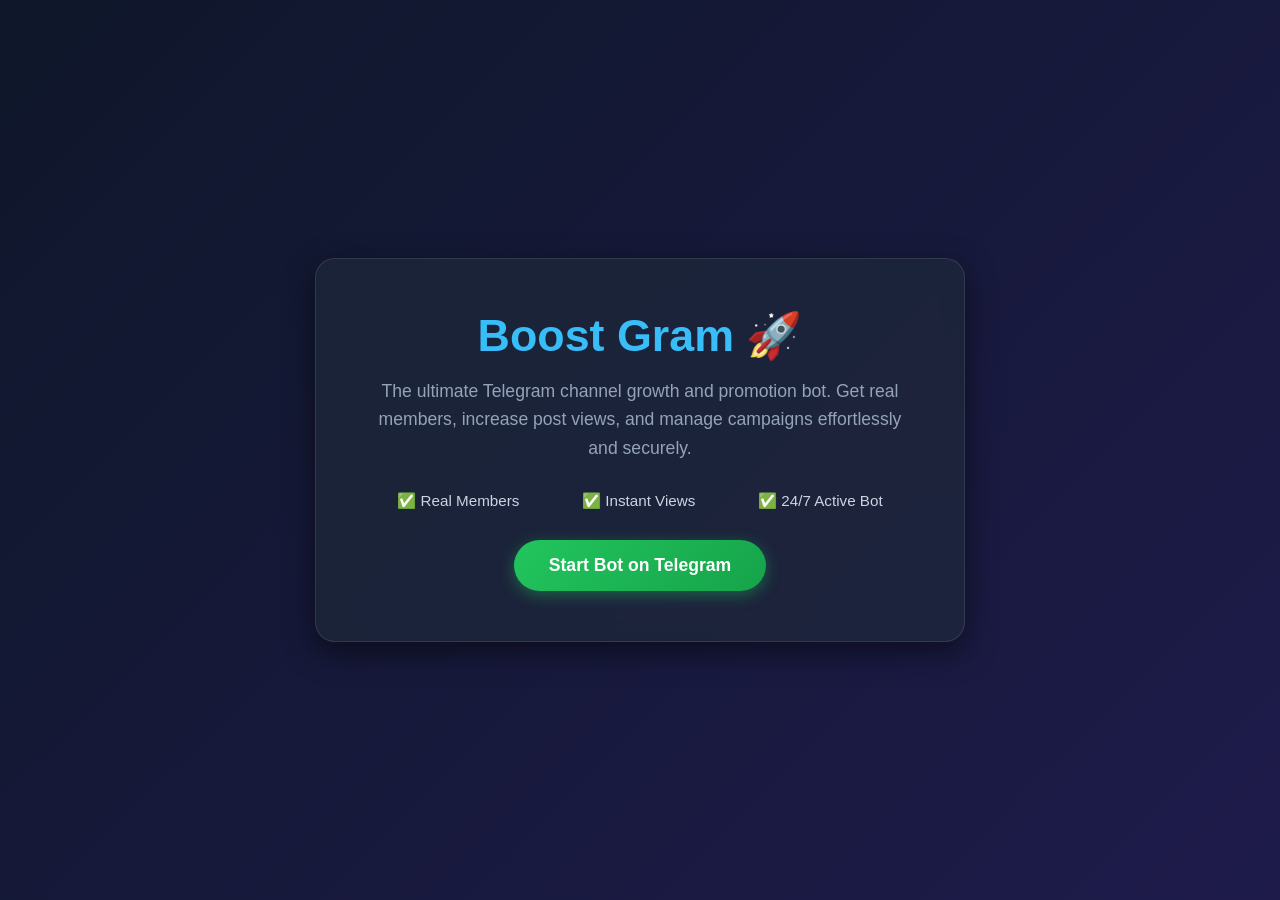
<file: index.html>
<!DOCTYPE html>
<html lang="en">
<head>
    <meta charset="UTF-8">
    <meta name="viewport" content="width=device-width, initial-scale=1.0">
    
    <!-- Title & SEO Meta Tags -->
    <title>Boost Gram - Best Telegram Channel Growth & Promotion Bot</title>
    <meta name="description" content="Boost Gram is the ultimate Telegram promotion bot. Get real Telegram channel members, increase post views, and grow your community instantly for free with @BoostGramPromotionBot.">
    <meta name="keywords" content="Telegram bot, Telegram channel growth, Boost Gram bot, Telegram promotion bot, free telegram members, increase telegram views">
    <meta name="author" content="Boost Gram">
    <meta name="robots" content="index, follow, max-snippet:-1, max-image-preview:large, max-video-preview:-1">
    
    <!-- Canonical URL (Important for indexing duplicate versions) -->
    <link rel="canonical" href="https://boost-gram-bot.onrender.com/">

    <!-- Open Graph / Social Media Meta Tags -->
    <meta property="og:locale" content="en_US">
    <meta property="og:type" content="website">
    <meta property="og:title" content="Boost Gram - Telegram Growth & Promotion Bot">
    <meta property="og:description" content="Grow your Telegram channel members and increase views quickly and safely with @BoostGramPromotionBot.">
    <meta property="og:url" content="https://boost-gram-bot.onrender.com/">
    <meta property="og:site_name" content="Boost Gram">

    <!-- Schema.org Markup for Google Structured Data -->
    <script type="application/ld+json">
    {
      "@context": "https://schema.org",
      "@type": "WebSite",
      "name": "Boost Gram",
      "url": "https://boost-gram-bot.onrender.com/",
      "description": "The ultimate Telegram channel growth and promotion bot. Get real members, increase post views, and manage campaigns effortlessly.",
      "potentialAction": {
        "@type": "ViewAction",
        "target": "https://t.me/BoostGramPromotionBot"
      }
    }
    </script>

    <style>
        * {
            margin: 0;
            padding: 0;
            box-sizing: border-box;
        }
        body {
            font-family: 'Segoe UI', Tahoma, Geneva, Verdana, sans-serif;
            background: linear-gradient(135deg, #0f172a, #1e1b4b);
            color: #ffffff;
            display: flex;
            justify-content: center;
            align-items: center;
            min-height: 100vh;
            text-align: center;
            padding: 20px;
        }
        .container {
            max-width: 650px;
            background: rgba(30, 41, 59, 0.7);
            backdrop-filter: blur(10px);
            padding: 50px;
            border-radius: 20px;
            box-shadow: 0 10px 30px rgba(0, 0, 0, 0.5);
            border: 1px solid rgba(255, 255, 255, 0.1);
        }
        h1 {
            font-size: 2.8rem;
            color: #38bdf8;
            margin-bottom: 15px;
        }
        p {
            color: #94a3b8;
            font-size: 1.1rem;
            line-height: 1.6;
            margin-bottom: 30px;
        }
        .features {
            display: flex;
            justify-content: space-around;
            margin-bottom: 30px;
            text-align: left;
        }
        .feature-item {
            font-size: 0.95rem;
            color: #cbd5e1;
        }
        .btn {
            display: inline-block;
            background: linear-gradient(135deg, #22c55e, #16a34a);
            color: white;
            padding: 15px 35px;
            text-decoration: none;
            font-weight: bold;
            font-size: 1.1rem;
            border-radius: 30px;
            box-shadow: 0 4px 15px rgba(34, 197, 94, 0.4);
            transition: all 0.3s ease;
        }
        .btn:hover {
            transform: translateY(-3px);
            box-shadow: 0 6px 20px rgba(34, 197, 94, 0.6);
        }
    </style>
</head>
<body>
    <div class="container">
        <h1>Boost Gram 🚀</h1>
        <p>The ultimate Telegram channel growth and promotion bot. Get real members, increase post views, and manage campaigns effortlessly and securely.</p>
        
        <div class="features">
            <div class="feature-item">✅ Real Members</div>
            <div class="feature-item">✅ Instant Views</div>
            <div class="feature-item">✅ 24/7 Active Bot</div>
        </div>

        <a href="https://t.me/BoostGramPromotionBot" class="btn" target="_blank">Start Bot on Telegram</a>
    </div>
</body>
</html>
</file>
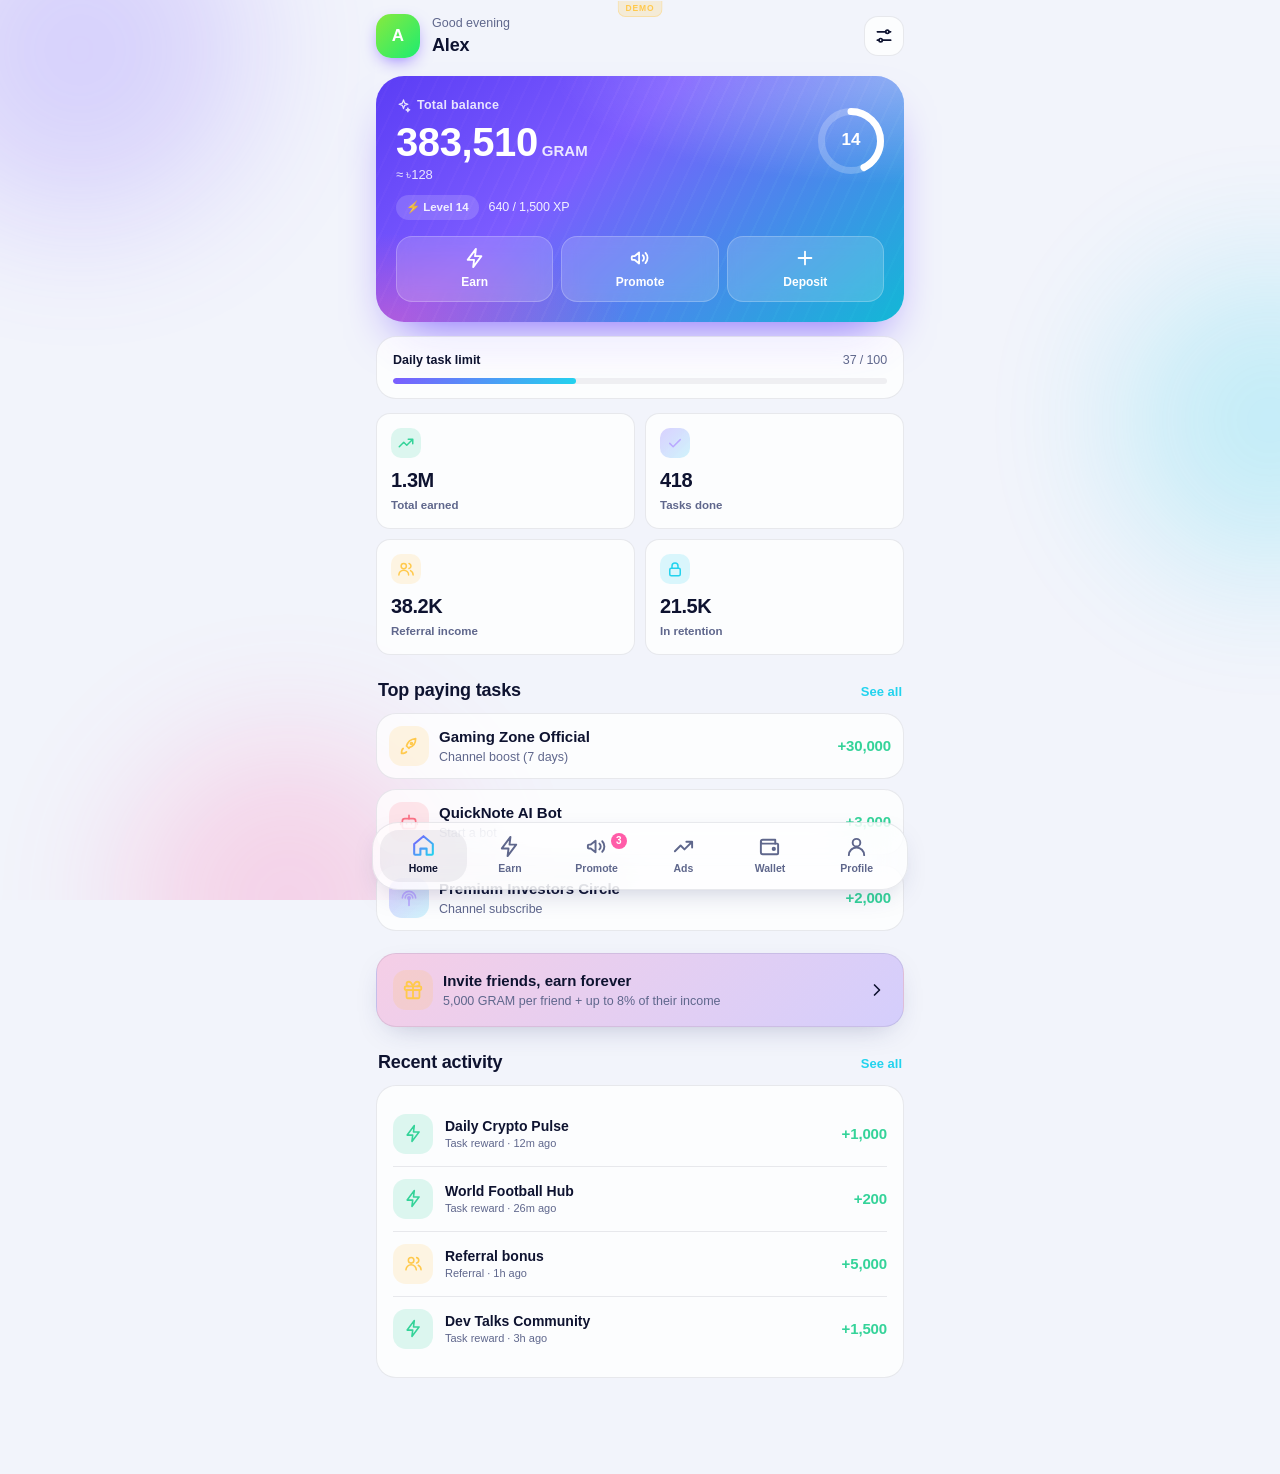
<file: webapp/index.html>
<!DOCTYPE html>
<html lang="en" data-theme="dark">
<head>
  <meta charset="utf-8">
  <meta name="viewport" content="width=device-width, initial-scale=1, maximum-scale=1, user-scalable=no, viewport-fit=cover">
  <meta name="theme-color" content="#070912">
  <title>Boost Gram</title>
  <script src="https://telegram.org/js/telegram-web-app.js"></script>
  <link rel="stylesheet" href="css/app.css">
  <style>
    #splash { position: fixed; inset: 0; z-index: 500; display: grid; place-items: center; background: var(--bg); transition: opacity .45s, visibility .45s; }
    #splash.gone { opacity: 0; visibility: hidden; }
    #splash .logo { width: 84px; height: 84px; border-radius: 28px; background: var(--grad); display: grid; place-items: center; font-size: 40px; box-shadow: 0 20px 50px -14px var(--a1); animation: pulse 1.4s ease-in-out infinite; margin: 0 auto 16px; }
    #splash .name { font-weight: 850; font-size: 22px; letter-spacing: -.02em; text-align: center; }
    @keyframes pulse { 50% { transform: scale(1.08) rotate(-3deg); box-shadow: 0 26px 60px -12px var(--a2); } }
  </style>
</head>
<body>
  <svg width="0" height="0" style="position:absolute" aria-hidden="true">
    <defs><linearGradient id="gradStroke" x1="0" y1="0" x2="1" y2="1"><stop offset="0" stop-color="#7c5cff"/><stop offset="1" stop-color="#22d3ee"/></linearGradient></defs>
  </svg>
  <div id="bg"><i></i><i></i><i></i></div>
  <div id="splash"><div><div class="logo">🚀</div><div class="name grad-text">Boost Gram</div></div></div>
  <div id="app">
    <main id="view"></main>
    <div id="actionbar"></div>
    <nav class="tabbar" id="tabbar"></nav>
  </div>
  <div id="toasts"></div>
  <script src="config.js"></script>
  <script type="module" src="js/app.js"></script>
</body>
</html>
</file>
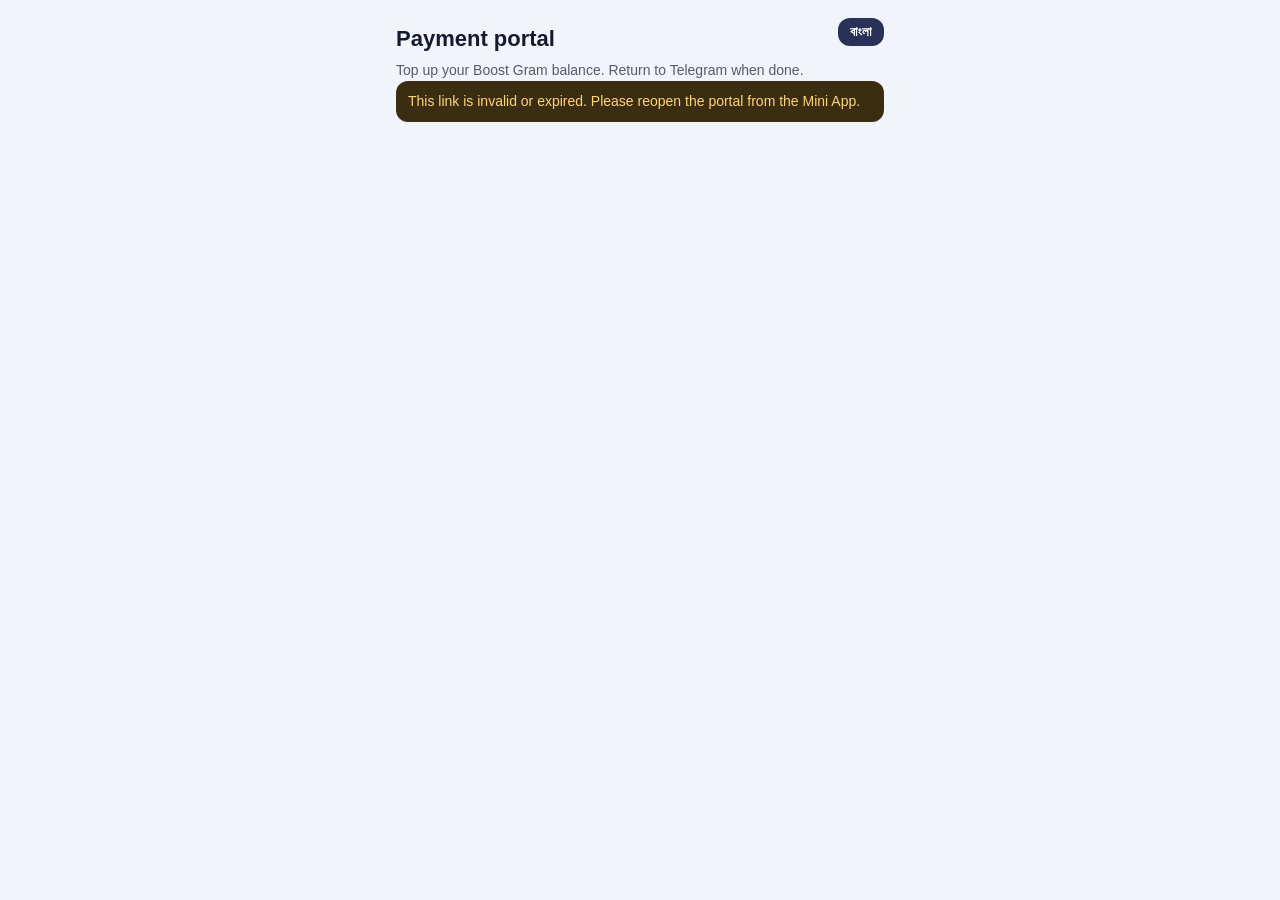
<file: webapp/portal.html>
<!doctype html><html lang="en"><head><meta charset="utf-8"><meta name="viewport" content="width=device-width,initial-scale=1"><meta name="referrer" content="no-referrer"><meta name="robots" content="noindex"><title>Boost Gram · Payment Portal</title><style>
:root{color-scheme:dark light}*{box-sizing:border-box}body{margin:0;font:16px/1.5 -apple-system,Segoe UI,Roboto,sans-serif;background:#070912;color:#e8eaf6}
@media(prefers-color-scheme:light){body{background:#f2f4fb;color:#161a2e}.card,.box{background:#fff!important}input,select{background:#eef0fa!important;color:#161a2e!important}}
.wrap{max-width:520px;margin:0 auto;padding:18px 16px 60px}h1{font-size:22px;margin:.2em 0}.card{background:#10142a;border-radius:16px;padding:16px;margin:12px 0}
.muted{opacity:.7;font-size:14px}.row{display:flex;gap:8px;align-items:center}.grow{flex:1;min-width:0}.tabs{display:flex;gap:8px;margin:12px 0}
button,.btn{border:0;border-radius:12px;padding:12px 16px;font-weight:700;cursor:pointer;background:#7c5cff;color:#fff;font-size:15px}button.sec{background:#2a3158}button:disabled{opacity:.5}
.tabs button{flex:1;background:#2a3158}.tabs button.on{background:#7c5cff}.box{background:#161b38;border-radius:12px;padding:10px 12px;word-break:break-all;font-size:14px}
label{display:block;margin:12px 0 4px;font-size:14px;opacity:.8}input,select{width:100%;border:0;border-radius:12px;padding:12px;font-size:16px;background:#1d2347;color:#fff}
.ok{color:#3ddc97}.err{color:#ff6b81}.warn{background:#3a2d12;color:#ffd479;border-radius:12px;padding:10px 12px;font-size:14px}.hide{display:none}
.bal{font-size:28px;font-weight:800}.hist div{padding:8px 0;border-top:1px solid #ffffff14;display:flex;justify-content:space-between;font-size:14px}
.lang{float:right}.lang button{padding:6px 12px;font-size:13px}
</style></head><body><div class="wrap">
<div class="lang"><button class="sec" id="lg">বাংলা</button></div>
<h1 id="t_title"></h1><div class="muted" id="t_sub"></div>
<div id="err" class="warn hide"></div>
<div id="app" class="hide">
 <div class="card"><div class="muted" id="t_bal"></div><div class="bal" id="bal">—</div><div class="muted" id="split"></div></div>
 <div class="tabs" id="tabs"></div>
 <div id="p_ton" class="card hide">
  <div class="muted" id="t_ton_how"></div>
  <label id="t_addr"></label><div class="row"><div class="box grow" id="addr"></div><button class="sec" data-copy="addr">⧉</button></div>
  <label id="t_memo"></label><div class="row"><div class="box grow" id="memo"></div><button class="sec" data-copy="memo">⧉</button></div>
  <div class="warn" id="t_memo_warn" style="margin-top:10px"></div>
  <div class="muted" id="rate" style="margin-top:10px"></div><div class="muted" id="min"></div>
  <div class="row" style="margin-top:12px"><a class="btn grow" id="open" style="text-align:center;text-decoration:none"></a><button class="grow" id="check"></button></div>
  <div class="hist" id="hist" style="margin-top:12px"></div>
 </div>
 <div id="p_loc" class="card hide">
  <label id="t_method"></label><select id="method"></select>
  <div class="box" style="margin-top:10px"><span class="muted" id="t_send"></span><div id="num" style="font-size:20px;font-weight:800"></div></div>
  <label id="t_amt"></label><input id="amt" inputmode="numeric" value="500"><div class="muted" id="amt_g"></div>
  <label id="t_trx"></label><input id="trx" autocomplete="off" autocapitalize="characters">
  <label id="t_shot"></label><input id="shot" type="file" accept="image/*">
  <button id="send" style="width:100%;margin-top:14px"></button>
 </div>
 <div class="card hide" id="off"></div>
</div></div>
<script>
const S={en:{title:"Payment portal",sub:"Top up your Boost Gram balance. Return to Telegram when done.",bal:"Your balance",tabTon:"💠 TON",tabLoc:"Bkash / Nagad / Rocket",
tonHow:"Send TON to the address below. You MUST include your personal memo, otherwise we cannot credit you.",addr:"Wallet address",memo:"Memo / comment (required)",memoWarn:"Without the exact memo the payment cannot be matched to your account.",
rate:(p,g)=>`Rate: 1 TON ≈ $${p} ≈ ${g} GRAM`,min:n=>`Minimum deposit: $${n}`,open:"Open wallet",check:"I've paid, check now",hist:"Recent deposits",none:"No TON payment found yet. It can take a minute — try again shortly.",ok:"Credited!",
method:"Method",send:"Send money to",amt:"Amount (BDT)",trx:"Transaction ID (TrxID)",shot:"Payment screenshot",submit:"Submit deposit",sent:"Submitted! An admin will review it shortly.",
off:"Top-ups are unavailable right now.",expired:"This link is invalid or expired. Please reopen the portal from the Mini App.",copied:"Copied",split:(e,d)=>`Earned ${e} · Deposited ${d} (deposits cannot be withdrawn)`,miss:"Fill all fields and attach the screenshot."},
bn:{title:"পেমেন্ট পোর্টাল",sub:"Boost Gram ব্যালেন্স টপ-আপ করুন। শেষে টেলিগ্রামে ফিরে যান।",bal:"আপনার ব্যালেন্স",tabTon:"💠 TON",tabLoc:"বিকাশ / নগদ / রকেট",
tonHow:"নিচের ঠিকানায় TON পাঠান। অবশ্যই আপনার ব্যক্তিগত মেমো দিতে হবে, নইলে ক্রেডিট করা যাবে না।",addr:"ওয়ালেট ঠিকানা",memo:"মেমো / কমেন্ট (বাধ্যতামূলক)",memoWarn:"হুবহু মেমো ছাড়া পেমেন্ট আপনার অ্যাকাউন্টে মেলানো যাবে না।",
rate:(p,g)=>`রেট: ১ TON ≈ $${p} ≈ ${g} GRAM`,min:n=>`ন্যূনতম ডিপোজিট: $${n}`,open:"ওয়ালেট খুলুন",check:"পেমেন্ট করেছি, চেক করুন",hist:"সাম্প্রতিক ডিপোজিট",none:"এখনো TON পেমেন্ট পাওয়া যায়নি। এক মিনিট লাগতে পারে — একটু পরে আবার চেষ্টা করুন।",ok:"ক্রেডিট হয়েছে!",
method:"মাধ্যম",send:"টাকা পাঠান",amt:"পরিমাণ (BDT)",trx:"ট্রানজেকশন আইডি (TrxID)",shot:"পেমেন্টের স্ক্রিনশট",submit:"ডিপোজিট জমা দিন",sent:"জমা হয়েছে! অ্যাডমিন শীঘ্রই রিভিউ করবে।",
off:"এখন টপ-আপ বন্ধ আছে।",expired:"লিংকটি অবৈধ বা মেয়াদোত্তীর্ণ। মিনি অ্যাপ থেকে আবার পোর্টাল খুলুন।",copied:"কপি হয়েছে",split:(e,d)=>`আয় ${e} · ডিপোজিট ${d} (ডিপোজিট তোলা যায় না)`,miss:"সব ঘর পূরণ করে স্ক্রিনশট দিন।"}};
let lang=(navigator.language||"").startsWith("bn")?"bn":"en";const T=k=>S[lang][k];
const $=id=>document.getElementById(id),fmt=n=>Math.round(Number(n)||0).toLocaleString("en-US");
let SES=null,CFG=null,USER=null,TON=null,TAB=null;
const SKEY="bg_portal_session";
async function api(method,path,body,form){
  const h={Authorization:"portal "+SES};let b;
  if(form){b=form}else if(body){h["Content-Type"]="application/json";b=JSON.stringify(body)}
  const r=await fetch("/api"+path,{method,headers:h,body:b});let j={};try{j=await r.json()}catch{}
  if(!r.ok){const e=new Error(j.message||j.error||"error");e.status=r.status;throw e}return j}
function showErr(m){const e=$("err");e.textContent=m;e.classList.remove("hide")}
function texts(){$("t_title").textContent=T("title");$("t_sub").textContent=T("sub");$("t_bal").textContent=T("bal");$("lg").textContent=lang==="en"?"বাংলা":"English";
 $("t_ton_how").textContent=T("tonHow");$("t_addr").textContent=T("addr");$("t_memo").textContent=T("memo");$("t_memo_warn").textContent=T("memoWarn");$("open").textContent=T("open");$("check").textContent=T("check");
 $("t_method").textContent=T("method");$("t_send").textContent=T("send");$("t_amt").textContent=T("amt");$("t_trx").textContent=T("trx");$("t_shot").textContent=T("shot");$("send").textContent=T("submit");$("off").textContent=T("off");if(CFG)draw()}
function draw(){
 const tabs=[];if(CFG.ton.deposit)tabs.push(["ton",T("tabTon")]);if(CFG.config_pay.length)tabs.push(["loc",T("tabLoc")]);
 $("bal").textContent=fmt(USER.balance)+" GRAM";$("split").textContent=T("split")(fmt(USER.earned_balance),fmt(USER.deposited_balance));
 $("off").classList.toggle("hide",tabs.length>0);$("tabs").replaceChildren(...tabs.map(([k,l])=>{const b=document.createElement("button");b.textContent=l;b.className=k===TAB?"on":"";b.onclick=()=>{TAB=k;draw()};return b}));
 if(tabs.length&&!tabs.some(x=>x[0]===TAB))TAB=tabs[0][0];
 $("p_ton").classList.toggle("hide",TAB!=="ton");$("p_loc").classList.toggle("hide",TAB!=="loc");
 if(TAB==="ton"&&TON){$("addr").textContent=TON.wallet;$("memo").textContent=TON.memo;
  $("rate").textContent=TON.ton_usd?T("rate")(TON.ton_usd.toFixed(2),fmt(TON.gram_per_ton)):"";$("min").textContent=T("min")(TON.min_usd);
  $("open").href=`https://app.tonkeeper.com/transfer/${encodeURIComponent(TON.wallet)}?text=${encodeURIComponent(TON.memo)}`;$("open").target="_blank";$("open").rel="noopener";
  $("hist").replaceChildren(...(TON.history.length?[Object.assign(document.createElement("div"),{className:"muted",textContent:T("hist"),style:"border:0"})]:[]),...TON.history.map(d=>{const r=document.createElement("div");r.innerHTML="<span></span><b></b>";r.children[0].textContent=d.ton.toFixed(3)+" TON ≈ $"+d.usd.toFixed(2);r.children[1].textContent=d.coins?"+"+fmt(d.coins):"—";return r}))}
 if(TAB==="loc"){const m=$("method"),cur=m.value;m.replaceChildren(...CFG.config_pay.map(k=>{const o=document.createElement("option");o.value=k;o.textContent=({bkash:"bKash",nagad:"Nagad",rocket:"Rocket"})[k]||k;return o}));if(cur)m.value=cur;pay()}}
function pay(){$("num").textContent=CFG.pay[$("method").value]||"";const a=parseInt($("amt").value.replace(/\D/g,""))||0;$("amt_g").textContent=a?"= "+fmt(a*CFG.deposit.rate)+" GRAM":""}
async function refresh(){const b=await api("GET","/bootstrap");USER=b.user;const c=b.config;CFG={ton:c.ton,deposit:c.deposit,pay:c.pay,config_pay:Object.keys(c.pay||{})};
 if(CFG.ton.deposit)TON=await api("GET","/ton");draw()}
async function init(){
 texts();$("lg").onclick=()=>{lang=lang==="en"?"bn":"en";texts()};
 const m=location.hash.match(/t=([A-Za-z0-9_-]+)/);
 if(m){history.replaceState(null,"",location.pathname);
  try{const r=await fetch("/api/portal/session",{method:"POST",headers:{"Content-Type":"application/json"},body:JSON.stringify({token:m[1]})});if(!r.ok)throw 0;SES=(await r.json()).session;sessionStorage.setItem(SKEY,SES)}catch{return showErr(T("expired"))}}
 else SES=sessionStorage.getItem(SKEY);
 if(!SES)return showErr(T("expired"));
 try{await refresh()}catch(e){sessionStorage.removeItem(SKEY);return showErr(T("expired"))}
 $("app").classList.remove("hide");
 document.querySelectorAll("[data-copy]").forEach(b=>b.onclick=async()=>{try{await navigator.clipboard.writeText($(b.dataset.copy).textContent);b.textContent="✓";setTimeout(()=>b.textContent="⧉",1200)}catch{}});
 $("method").onchange=pay;$("amt").oninput=pay;
 $("check").onclick=async e=>{const b=e.target;b.disabled=true;try{const before=USER.balance,r=await api("POST","/ton/check");await refresh();alert(r.credited||USER.balance>before?T("ok"):T("none"))}catch(x){alert(x.message)}b.disabled=false};
 $("send").onclick=async e=>{const b=e.target,f=$("shot").files[0],trx=$("trx").value.trim(),a=$("amt").value.replace(/\D/g,"");if(!f||!trx||!a)return alert(T("miss"));
  b.disabled=true;try{const fd=new FormData();fd.append("method",$("method").value);fd.append("amount_bdt",a);fd.append("trx_id",trx);fd.append("screenshot",f);await api("POST","/deposits",null,fd);alert(T("sent"));$("trx").value="";$("shot").value=""}catch(x){alert(x.message)}b.disabled=false};
}
init();
</script></body></html>
</file>
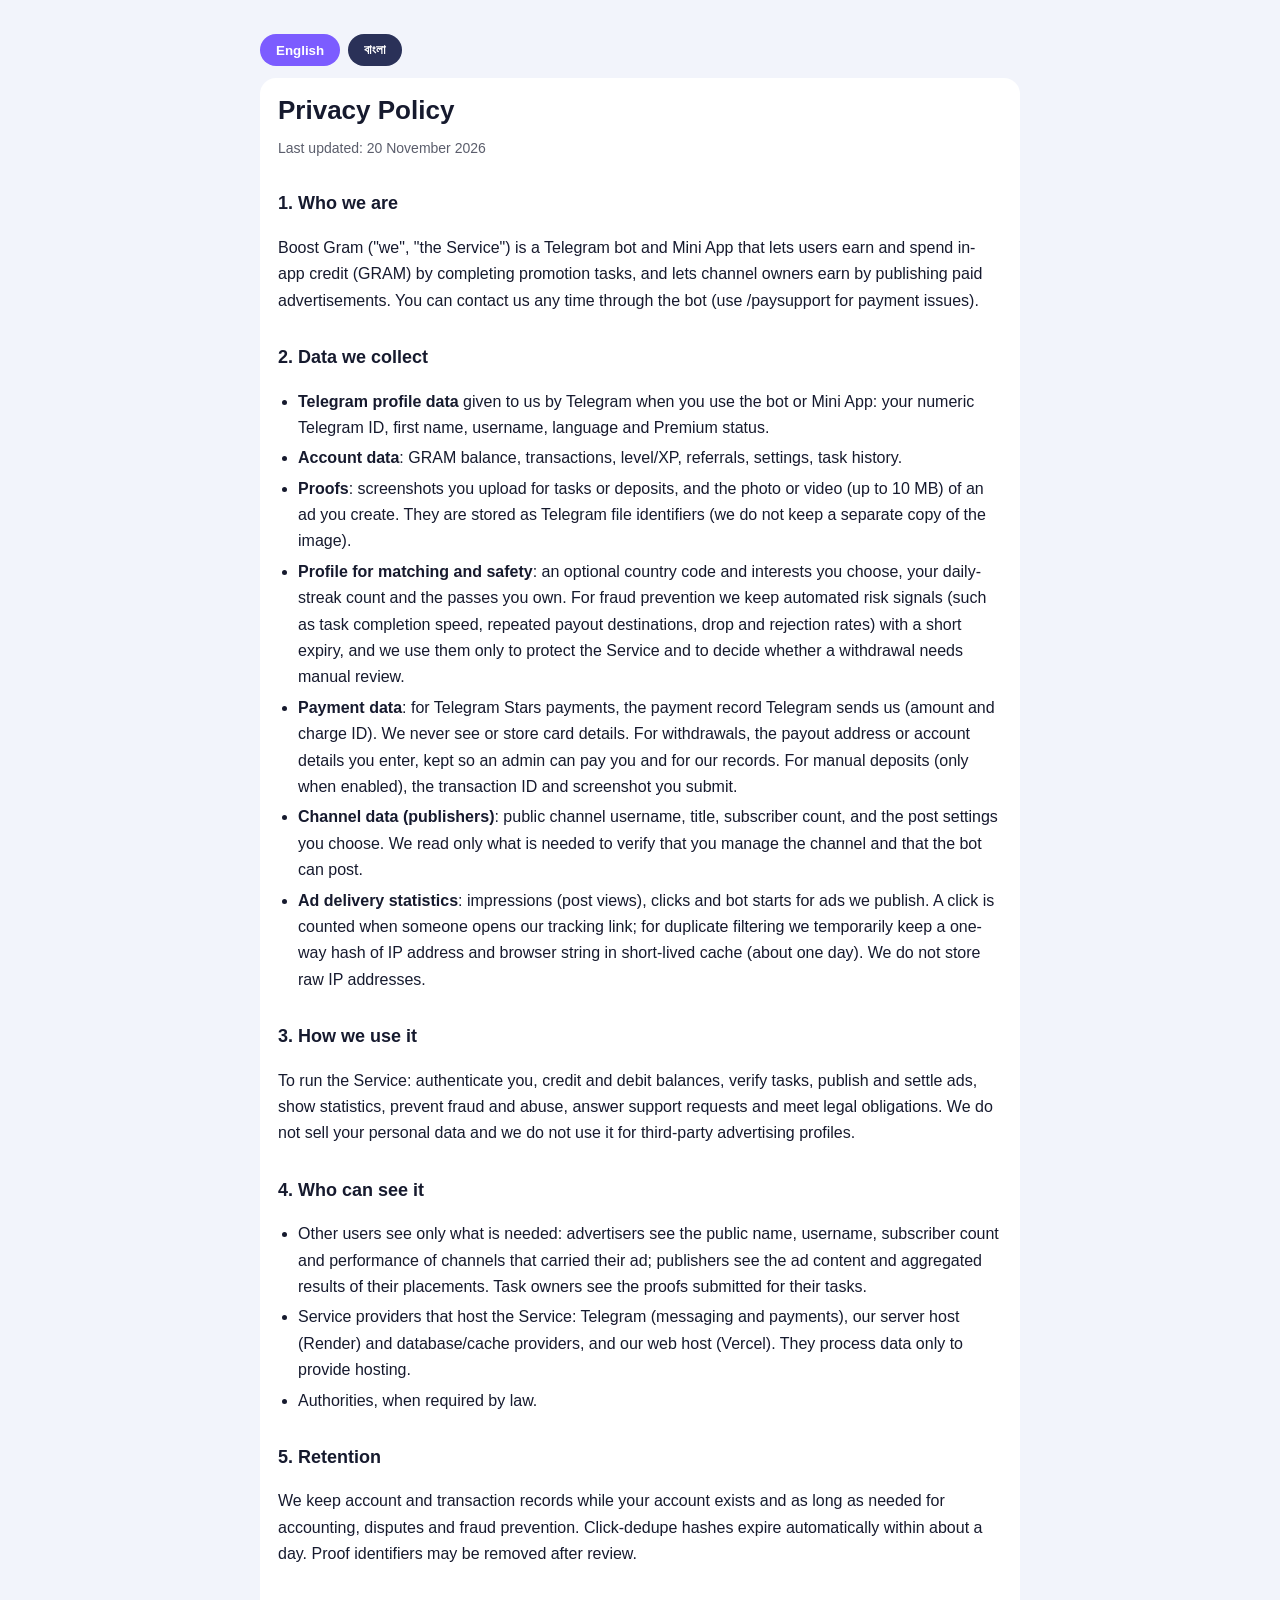
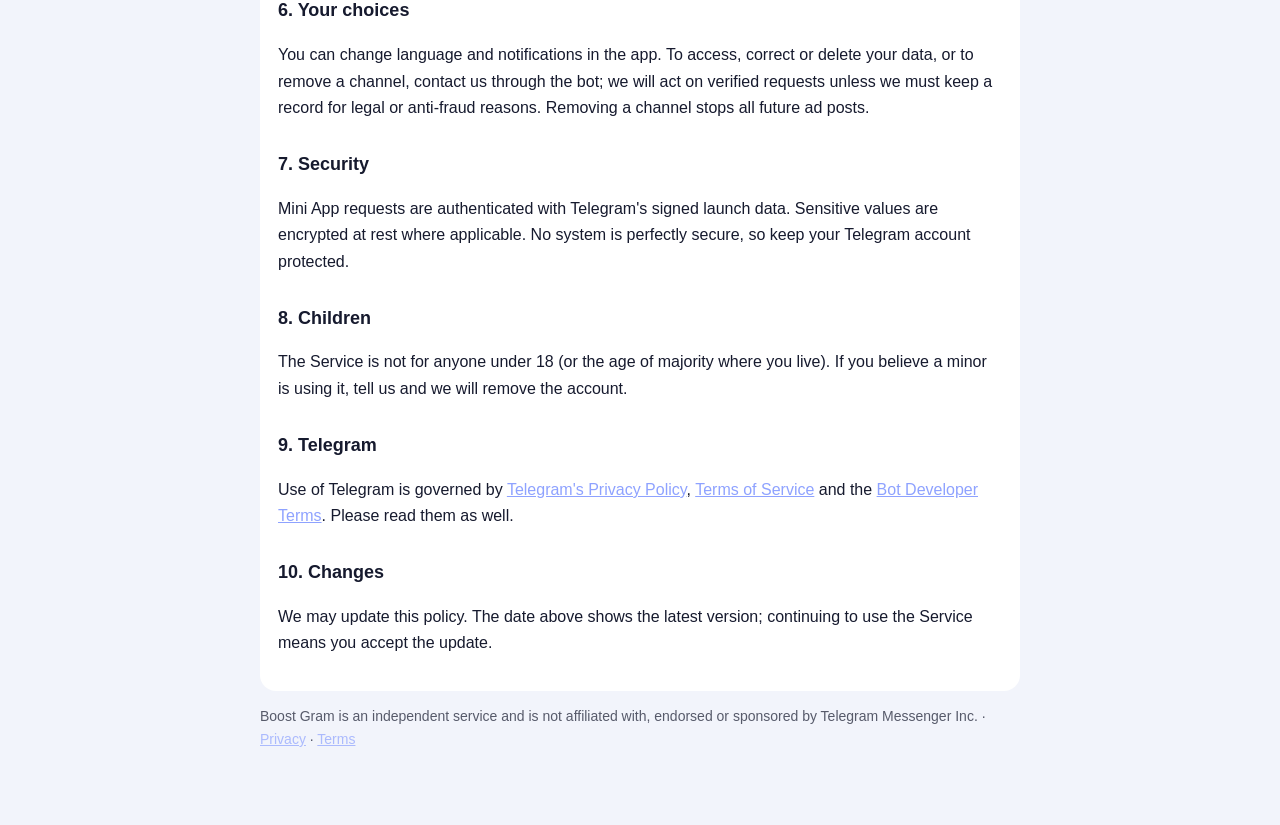
<file: webapp/privacy.html>
<!doctype html><html lang="en"><head><meta charset="utf-8"><meta name="viewport" content="width=device-width,initial-scale=1"><title>Privacy Policy · Boost Gram</title><style>
:root{color-scheme:dark light}body{margin:0;font:16px/1.65 -apple-system,Segoe UI,Roboto,sans-serif;background:#070912;color:#e8eaf6}
@media(prefers-color-scheme:light){body{background:#f2f4fb;color:#161a2e}.card{background:#fff!important}}
.wrap{max-width:760px;margin:0 auto;padding:22px 18px 60px}h1{font-size:26px;margin:.2em 0}h2{font-size:18px;margin:1.6em 0 .3em}
.card{background:#10142a;border-radius:16px;padding:6px 18px 18px}.muted{opacity:.7;font-size:14px}ul{padding-left:20px}li{margin:.25em 0}
.lang{display:flex;gap:8px;margin:12px 0}.lang button{border:0;border-radius:99px;padding:8px 16px;font-weight:700;cursor:pointer;background:#2a3158;color:#fff}.lang button.on{background:#7c5cff}
[data-l]{display:none}body.en [data-l=en],body.bn [data-l=bn]{display:block}a{color:#8ea2ff}
</style></head><body class="en"><div class="wrap">
<div class="lang"><button data-k="en">English</button><button data-k="bn">বাংলা</button></div>
<div class="card"><div data-l="en"><h1>Privacy Policy</h1><div class="muted">Last updated: 20 November 2026</div>
<h2>1. Who we are</h2><p>Boost Gram ("we", "the Service") is a Telegram bot and Mini App that lets users earn and spend in-app credit (GRAM) by completing promotion tasks, and lets channel owners earn by publishing paid advertisements. You can contact us any time through the bot (use /paysupport for payment issues).</p>
<h2>2. Data we collect</h2><ul>
<li><b>Telegram profile data</b> given to us by Telegram when you use the bot or Mini App: your numeric Telegram ID, first name, username, language and Premium status.</li>
<li><b>Account data</b>: GRAM balance, transactions, level/XP, referrals, settings, task history.</li>
<li><b>Proofs</b>: screenshots you upload for tasks or deposits, and the photo or video (up to 10 MB) of an ad you create. They are stored as Telegram file identifiers (we do not keep a separate copy of the image).</li>
<li><b>Profile for matching and safety</b>: an optional country code and interests you choose, your daily-streak count and the passes you own. For fraud prevention we keep automated risk signals (such as task completion speed, repeated payout destinations, drop and rejection rates) with a short expiry, and we use them only to protect the Service and to decide whether a withdrawal needs manual review.</li>
<li><b>Payment data</b>: for Telegram Stars payments, the payment record Telegram sends us (amount and charge ID). We never see or store card details. For withdrawals, the payout address or account details you enter, kept so an admin can pay you and for our records. For manual deposits (only when enabled), the transaction ID and screenshot you submit.</li>
<li><b>Channel data (publishers)</b>: public channel username, title, subscriber count, and the post settings you choose. We read only what is needed to verify that you manage the channel and that the bot can post.</li>
<li><b>Ad delivery statistics</b>: impressions (post views), clicks and bot starts for ads we publish. A click is counted when someone opens our tracking link; for duplicate filtering we temporarily keep a one-way hash of IP address and browser string in short-lived cache (about one day). We do not store raw IP addresses.</li></ul>
<h2>3. How we use it</h2><p>To run the Service: authenticate you, credit and debit balances, verify tasks, publish and settle ads, show statistics, prevent fraud and abuse, answer support requests and meet legal obligations. We do not sell your personal data and we do not use it for third-party advertising profiles.</p>
<h2>4. Who can see it</h2><ul>
<li>Other users see only what is needed: advertisers see the public name, username, subscriber count and performance of channels that carried their ad; publishers see the ad content and aggregated results of their placements. Task owners see the proofs submitted for their tasks.</li>
<li>Service providers that host the Service: Telegram (messaging and payments), our server host (Render) and database/cache providers, and our web host (Vercel). They process data only to provide hosting.</li>
<li>Authorities, when required by law.</li></ul>
<h2>5. Retention</h2><p>We keep account and transaction records while your account exists and as long as needed for accounting, disputes and fraud prevention. Click-dedupe hashes expire automatically within about a day. Proof identifiers may be removed after review.</p>
<h2>6. Your choices</h2><p>You can change language and notifications in the app. To access, correct or delete your data, or to remove a channel, contact us through the bot; we will act on verified requests unless we must keep a record for legal or anti-fraud reasons. Removing a channel stops all future ad posts.</p>
<h2>7. Security</h2><p>Mini App requests are authenticated with Telegram's signed launch data. Sensitive values are encrypted at rest where applicable. No system is perfectly secure, so keep your Telegram account protected.</p>
<h2>8. Children</h2><p>The Service is not for anyone under 18 (or the age of majority where you live). If you believe a minor is using it, tell us and we will remove the account.</p>
<h2>9. Telegram</h2><p>Use of Telegram is governed by <a href="https://telegram.org/privacy">Telegram's Privacy Policy</a>, <a href="https://telegram.org/tos">Terms of Service</a> and the <a href="https://telegram.org/tos/bot-developers">Bot Developer Terms</a>. Please read them as well.</p>
<h2>10. Changes</h2><p>We may update this policy. The date above shows the latest version; continuing to use the Service means you accept the update.</p></div><div data-l="bn"><h1>গোপনীয়তা নীতি</h1><div class="muted">সর্বশেষ আপডেট: ২০ নভেম্বর ২০২৬</div>
<h2>১. আমরা কারা</h2><p>Boost Gram ("আমরা", "সার্ভিস") একটি টেলিগ্রাম বট ও মিনি অ্যাপ, যেখানে ব্যবহারকারীরা প্রমোশন টাস্ক করে অ্যাপ-ক্রেডিট (GRAM) আয়-ব্যয় করেন এবং চ্যানেল মালিকরা পেইড বিজ্ঞাপন প্রকাশ করে আয় করেন। যেকোনো সময় বটের মাধ্যমে যোগাযোগ করুন (পেমেন্ট সমস্যায় /paysupport)।</p>
<h2>২. আমরা যে তথ্য সংগ্রহ করি</h2><ul>
<li><b>টেলিগ্রাম প্রোফাইল তথ্য</b>: আপনার টেলিগ্রাম আইডি, প্রথম নাম, ইউজারনেম, ভাষা ও প্রিমিয়াম স্ট্যাটাস।</li>
<li><b>অ্যাকাউন্ট তথ্য</b>: GRAM ব্যালেন্স, লেনদেন, লেভেল/XP, রেফারেল, সেটিংস, টাস্ক ইতিহাস।</li>
<li><b>প্রুফ</b>: টাস্ক বা ডিপোজিটের জন্য আপলোড করা স্ক্রিনশট এবং আপনার তৈরি বিজ্ঞাপনের ছবি বা ভিডিও (সর্বোচ্চ ১০ MB)। এগুলো টেলিগ্রাম ফাইল আইডি হিসেবে সংরক্ষিত থাকে; আলাদা কপি রাখা হয় না।</li>
<li><b>ম্যাচিং ও নিরাপত্তার জন্য প্রোফাইল</b>: আপনার বেছে নেওয়া ঐচ্ছিক দেশের কোড ও আগ্রহ, ডেইলি স্ট্রিক এবং আপনার পাস। জালিয়াতি ঠেকাতে আমরা স্বয়ংক্রিয় ঝুঁকির সংকেত (যেমন কাজের গতি, একই পেআউট ঠিকানা, ড্রপ ও বাতিলের হার) অল্প সময়ের জন্য রাখি এবং শুধু সার্ভিস রক্ষা ও উইথড্রয়ালে ম্যানুয়াল রিভিউ লাগবে কি না ঠিক করতে ব্যবহার করি।</li>
<li><b>পেমেন্ট তথ্য</b>: টেলিগ্রাম স্টারস পেমেন্টের ক্ষেত্রে টেলিগ্রামের পাঠানো পেমেন্ট রেকর্ড (পরিমাণ ও চার্জ আইডি)। কার্ডের তথ্য আমরা দেখি না বা রাখি না। উইথড্রয়ালে আপনার দেওয়া পেআউট ঠিকানা বা অ্যাকাউন্টের তথ্য, যাতে অ্যাডমিন পেমেন্ট করতে পারে ও হিসাব রাখা যায়। ম্যানুয়াল ডিপোজিটে (শুধু চালু থাকলে) আপনার দেওয়া TrxID ও স্ক্রিনশট।</li>
<li><b>চ্যানেল তথ্য (পাবলিশার)</b>: পাবলিক চ্যানেলের ইউজারনেম, নাম, সাবস্ক্রাইবার সংখ্যা এবং আপনার বেছে নেওয়া পোস্ট সেটিংস। আপনি চ্যানেলটি পরিচালনা করেন এবং বট পোস্ট করতে পারে—এটি যাচাইয়ের জন্য যতটুকু দরকার শুধু ততটুকু পড়া হয়।</li>
<li><b>বিজ্ঞাপন পরিসংখ্যান</b>: আমাদের প্রকাশ করা বিজ্ঞাপনের ইমপ্রেশন (ভিউ), ক্লিক ও বট স্টার্ট। ট্র্যাকিং লিংকে ক্লিক হলে গণনা হয়; ডুপ্লিকেট ঠেকাতে আইপি ও ব্রাউজার স্ট্রিংয়ের একটি একমুখী হ্যাশ অল্প সময় (প্রায় ১ দিন) ক্যাশে রাখা হয়। কাঁচা আইপি সংরক্ষণ করা হয় না।</li></ul>
<h2>৩. ব্যবহার</h2><p>সার্ভিস চালাতে: অথেন্টিকেশন, ব্যালেন্স যোগ-বিয়োগ, টাস্ক যাচাই, বিজ্ঞাপন প্রকাশ ও সেটেলমেন্ট, পরিসংখ্যান দেখানো, জালিয়াতি/অপব্যবহার রোধ, সাপোর্ট ও আইনি বাধ্যবাধকতা। আমরা আপনার ব্যক্তিগত তথ্য বিক্রি করি না।</p>
<h2>৪. কারা দেখতে পারে</h2><ul>
<li>অন্য ব্যবহারকারীরা শুধু প্রয়োজনীয় তথ্য দেখেন: বিজ্ঞাপনদাতা দেখেন তাঁর বিজ্ঞাপন প্রকাশকারী চ্যানেলের পাবলিক নাম, ইউজারনেম, সাবস্ক্রাইবার ও ফলাফল; পাবলিশার দেখেন বিজ্ঞাপনের কনটেন্ট ও সংক্ষিপ্ত ফলাফল। টাস্কের মালিক দেখেন সেই টাস্কের প্রুফ।</li>
<li>হোস্টিং প্রদানকারী: টেলিগ্রাম, সার্ভার হোস্ট (Render), ডাটাবেস/ক্যাশ প্রদানকারী এবং ওয়েব হোস্ট (Vercel)।</li>
<li>আইনত বাধ্য হলে কর্তৃপক্ষ।</li></ul>
<h2>৫. সংরক্ষণকাল</h2><p>অ্যাকাউন্ট থাকা পর্যন্ত এবং হিসাব, বিরোধ নিষ্পত্তি ও জালিয়াতি রোধে প্রয়োজন পর্যন্ত রেকর্ড রাখা হয়। ক্লিক-হ্যাশ প্রায় একদিনে স্বয়ংক্রিয়ভাবে মুছে যায়।</p>
<h2>৬. আপনার অধিকার</h2><p>অ্যাপে ভাষা ও নোটিফিকেশন বদলাতে পারবেন। তথ্য দেখা, সংশোধন বা মুছতে অথবা চ্যানেল সরাতে বটের মাধ্যমে জানান; আইনি বা জালিয়াতি-প্রতিরোধের কারণে রাখতে বাধ্য না হলে আমরা যাচাইকৃত অনুরোধ কার্যকর করব। চ্যানেল সরালে ভবিষ্যতের সব বিজ্ঞাপন পোস্ট বন্ধ হয়।</p>
<h2>৭. নিরাপত্তা</h2><p>মিনি অ্যাপের অনুরোধ টেলিগ্রামের সাইন করা ডেটা দিয়ে যাচাই হয়। প্রযোজ্য সংবেদনশীল তথ্য এনক্রিপ্টেড থাকে। কোনো সিস্টেমই শতভাগ নিরাপদ নয়, তাই আপনার টেলিগ্রাম অ্যাকাউন্ট সুরক্ষিত রাখুন।</p>
<h2>৮. শিশু</h2><p>১৮ বছরের (বা আপনার এলাকার প্রাপ্তবয়স্ক বয়সের) কম বয়সীদের জন্য সার্ভিস নয়। কোনো নাবালক ব্যবহার করছে মনে হলে জানান, আমরা অ্যাকাউন্ট সরিয়ে দেব।</p>
<h2>৯. টেলিগ্রাম</h2><p>টেলিগ্রাম ব্যবহার <a href="https://telegram.org/privacy">টেলিগ্রামের প্রাইভেসি পলিসি</a>, <a href="https://telegram.org/tos">সেবার শর্ত</a> ও <a href="https://telegram.org/tos/bot-developers">বট ডেভেলপার শর্ত</a> দ্বারা নিয়ন্ত্রিত—সেগুলোও পড়ুন।</p>
<h2>১০. পরিবর্তন</h2><p>এই নীতি আপডেট হতে পারে। উপরের তারিখ সর্বশেষ সংস্করণ নির্দেশ করে; ব্যবহার চালিয়ে গেলে আপডেট মেনে নেওয়া হয়।</p></div></div>
<p class="muted">Boost Gram is an independent service and is not affiliated with, endorsed or sponsored by Telegram Messenger Inc. · <a href="privacy.html">Privacy</a> · <a href="terms.html">Terms</a></p></div><script>var q=new URLSearchParams(location.search).get('lang');var l=q==='bn'||(!q&&(navigator.language||'').startsWith('bn'))?'bn':'en';
function s(x){document.body.className=x;document.querySelectorAll('.lang button').forEach(function(b){b.classList.toggle('on',b.dataset.k===x)})}
document.addEventListener('DOMContentLoaded',function(){s(l);document.querySelectorAll('.lang button').forEach(function(b){b.onclick=function(){s(b.dataset.k)}})})</script></body></html>
</file>
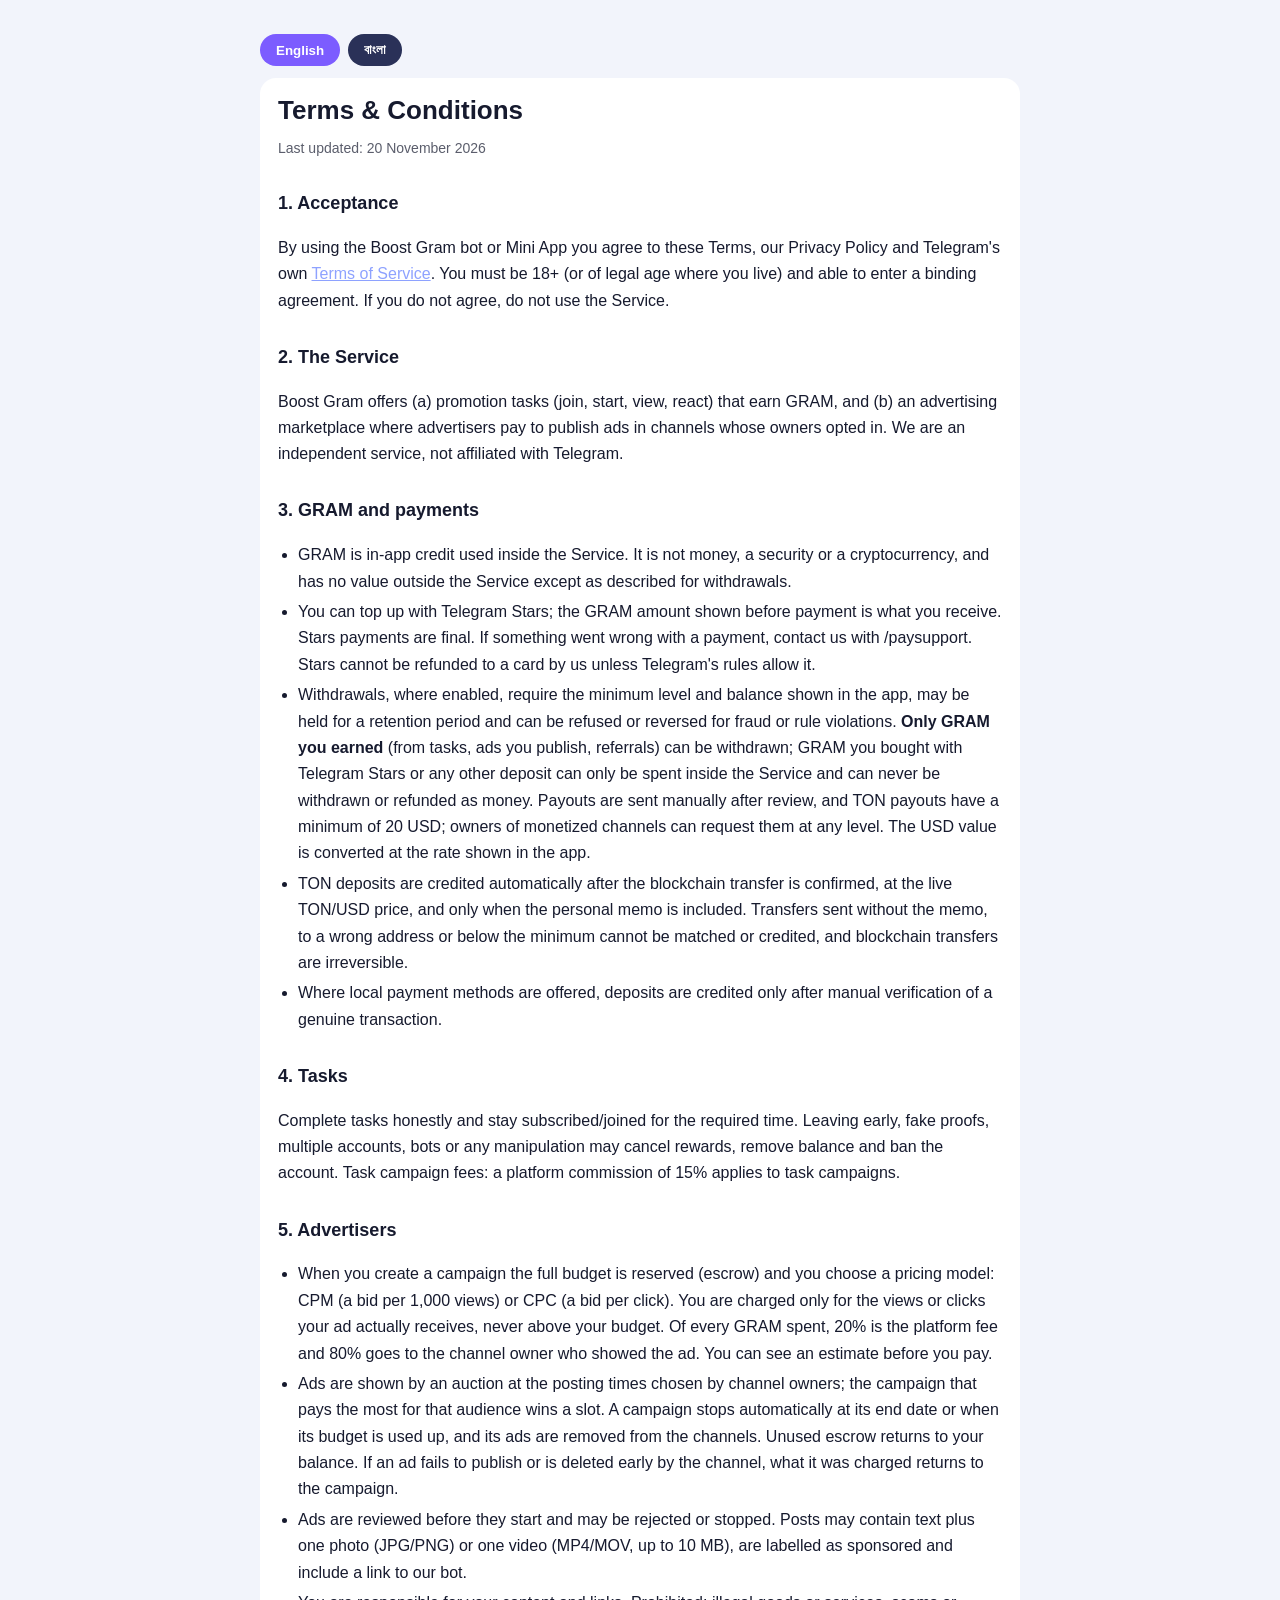
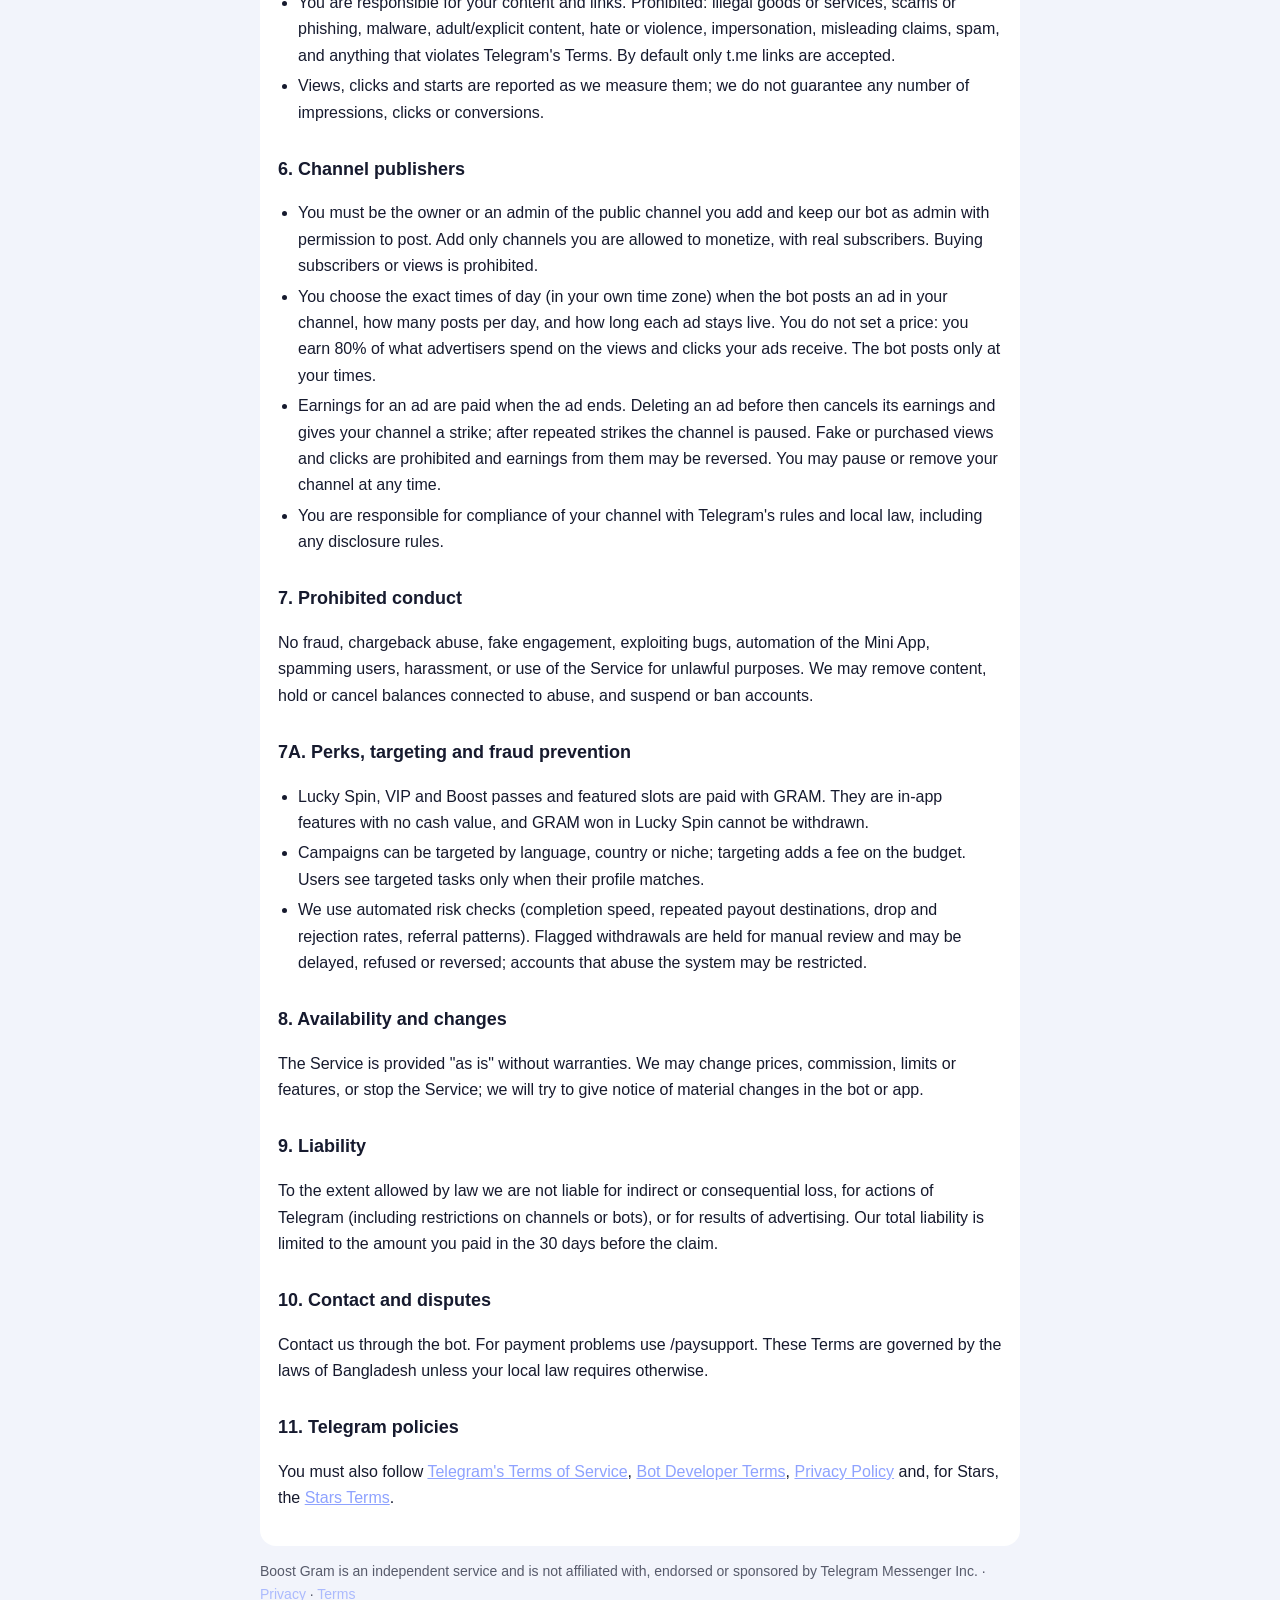
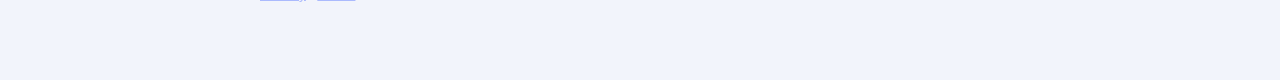
<file: webapp/terms.html>
<!doctype html><html lang="en"><head><meta charset="utf-8"><meta name="viewport" content="width=device-width,initial-scale=1"><title>Terms & Conditions · Boost Gram</title><style>
:root{color-scheme:dark light}body{margin:0;font:16px/1.65 -apple-system,Segoe UI,Roboto,sans-serif;background:#070912;color:#e8eaf6}
@media(prefers-color-scheme:light){body{background:#f2f4fb;color:#161a2e}.card{background:#fff!important}}
.wrap{max-width:760px;margin:0 auto;padding:22px 18px 60px}h1{font-size:26px;margin:.2em 0}h2{font-size:18px;margin:1.6em 0 .3em}
.card{background:#10142a;border-radius:16px;padding:6px 18px 18px}.muted{opacity:.7;font-size:14px}ul{padding-left:20px}li{margin:.25em 0}
.lang{display:flex;gap:8px;margin:12px 0}.lang button{border:0;border-radius:99px;padding:8px 16px;font-weight:700;cursor:pointer;background:#2a3158;color:#fff}.lang button.on{background:#7c5cff}
[data-l]{display:none}body.en [data-l=en],body.bn [data-l=bn]{display:block}a{color:#8ea2ff}
</style></head><body class="en"><div class="wrap">
<div class="lang"><button data-k="en">English</button><button data-k="bn">বাংলা</button></div>
<div class="card"><div data-l="en"><h1>Terms & Conditions</h1><div class="muted">Last updated: 20 November 2026</div>
<h2>1. Acceptance</h2><p>By using the Boost Gram bot or Mini App you agree to these Terms, our Privacy Policy and Telegram's own <a href="https://telegram.org/tos">Terms of Service</a>. You must be 18+ (or of legal age where you live) and able to enter a binding agreement. If you do not agree, do not use the Service.</p>
<h2>2. The Service</h2><p>Boost Gram offers (a) promotion tasks (join, start, view, react) that earn GRAM, and (b) an advertising marketplace where advertisers pay to publish ads in channels whose owners opted in. We are an independent service, not affiliated with Telegram.</p>
<h2>3. GRAM and payments</h2><ul>
<li>GRAM is in-app credit used inside the Service. It is not money, a security or a cryptocurrency, and has no value outside the Service except as described for withdrawals.</li>
<li>You can top up with Telegram Stars; the GRAM amount shown before payment is what you receive. Stars payments are final. If something went wrong with a payment, contact us with /paysupport. Stars cannot be refunded to a card by us unless Telegram's rules allow it.</li>
<li>Withdrawals, where enabled, require the minimum level and balance shown in the app, may be held for a retention period and can be refused or reversed for fraud or rule violations. <b>Only GRAM you earned</b> (from tasks, ads you publish, referrals) can be withdrawn; GRAM you bought with Telegram Stars or any other deposit can only be spent inside the Service and can never be withdrawn or refunded as money. Payouts are sent manually after review, and TON payouts have a minimum of 20 USD; owners of monetized channels can request them at any level. The USD value is converted at the rate shown in the app.</li>
<li>TON deposits are credited automatically after the blockchain transfer is confirmed, at the live TON/USD price, and only when the personal memo is included. Transfers sent without the memo, to a wrong address or below the minimum cannot be matched or credited, and blockchain transfers are irreversible.</li>
<li>Where local payment methods are offered, deposits are credited only after manual verification of a genuine transaction.</li></ul>
<h2>4. Tasks</h2><p>Complete tasks honestly and stay subscribed/joined for the required time. Leaving early, fake proofs, multiple accounts, bots or any manipulation may cancel rewards, remove balance and ban the account. Task campaign fees: a platform commission of 15% applies to task campaigns.</p>
<h2>5. Advertisers</h2><ul>
<li>When you create a campaign the full budget is reserved (escrow) and you choose a pricing model: CPM (a bid per 1,000 views) or CPC (a bid per click). You are charged only for the views or clicks your ad actually receives, never above your budget. Of every GRAM spent, 20% is the platform fee and 80% goes to the channel owner who showed the ad. You can see an estimate before you pay.</li>
<li>Ads are shown by an auction at the posting times chosen by channel owners; the campaign that pays the most for that audience wins a slot. A campaign stops automatically at its end date or when its budget is used up, and its ads are removed from the channels. Unused escrow returns to your balance. If an ad fails to publish or is deleted early by the channel, what it was charged returns to the campaign.</li>
<li>Ads are reviewed before they start and may be rejected or stopped. Posts may contain text plus one photo (JPG/PNG) or one video (MP4/MOV, up to 10 MB), are labelled as sponsored and include a link to our bot.</li>
<li>You are responsible for your content and links. Prohibited: illegal goods or services, scams or phishing, malware, adult/explicit content, hate or violence, impersonation, misleading claims, spam, and anything that violates Telegram's Terms. By default only t.me links are accepted.</li>
<li>Views, clicks and starts are reported as we measure them; we do not guarantee any number of impressions, clicks or conversions.</li></ul>
<h2>6. Channel publishers</h2><ul>
<li>You must be the owner or an admin of the public channel you add and keep our bot as admin with permission to post. Add only channels you are allowed to monetize, with real subscribers. Buying subscribers or views is prohibited.</li>
<li>You choose the exact times of day (in your own time zone) when the bot posts an ad in your channel, how many posts per day, and how long each ad stays live. You do not set a price: you earn 80% of what advertisers spend on the views and clicks your ads receive. The bot posts only at your times.</li>
<li>Earnings for an ad are paid when the ad ends. Deleting an ad before then cancels its earnings and gives your channel a strike; after repeated strikes the channel is paused. Fake or purchased views and clicks are prohibited and earnings from them may be reversed. You may pause or remove your channel at any time.</li>
<li>You are responsible for compliance of your channel with Telegram's rules and local law, including any disclosure rules.</li></ul>
<h2>7. Prohibited conduct</h2><p>No fraud, chargeback abuse, fake engagement, exploiting bugs, automation of the Mini App, spamming users, harassment, or use of the Service for unlawful purposes. We may remove content, hold or cancel balances connected to abuse, and suspend or ban accounts.</p>
<h2>7A. Perks, targeting and fraud prevention</h2><ul><li>Lucky Spin, VIP and Boost passes and featured slots are paid with GRAM. They are in-app features with no cash value, and GRAM won in Lucky Spin cannot be withdrawn.</li><li>Campaigns can be targeted by language, country or niche; targeting adds a fee on the budget. Users see targeted tasks only when their profile matches.</li><li>We use automated risk checks (completion speed, repeated payout destinations, drop and rejection rates, referral patterns). Flagged withdrawals are held for manual review and may be delayed, refused or reversed; accounts that abuse the system may be restricted.</li></ul>
<h2>8. Availability and changes</h2><p>The Service is provided "as is" without warranties. We may change prices, commission, limits or features, or stop the Service; we will try to give notice of material changes in the bot or app.</p>
<h2>9. Liability</h2><p>To the extent allowed by law we are not liable for indirect or consequential loss, for actions of Telegram (including restrictions on channels or bots), or for results of advertising. Our total liability is limited to the amount you paid in the 30 days before the claim.</p>
<h2>10. Contact and disputes</h2><p>Contact us through the bot. For payment problems use /paysupport. These Terms are governed by the laws of Bangladesh unless your local law requires otherwise.</p>
<h2>11. Telegram policies</h2><p>You must also follow <a href="https://telegram.org/tos">Telegram's Terms of Service</a>, <a href="https://telegram.org/tos/bot-developers">Bot Developer Terms</a>, <a href="https://telegram.org/privacy">Privacy Policy</a> and, for Stars, the <a href="https://telegram.org/tos/stars">Stars Terms</a>.</p></div><div data-l="bn"><h1>শর্তাবলি</h1><div class="muted">সর্বশেষ আপডেট: ২০ নভেম্বর ২০২৬</div>
<h2>১. সম্মতি</h2><p>Boost Gram বট বা মিনি অ্যাপ ব্যবহার করলে আপনি এই শর্তাবলি, প্রাইভেসি পলিসি এবং টেলিগ্রামের <a href="https://telegram.org/tos">সেবার শর্ত</a> মেনে নিচ্ছেন। আপনার বয়স ১৮+ (বা আপনার এলাকার আইনি বয়স) হতে হবে। রাজি না হলে সার্ভিস ব্যবহার করবেন না।</p>
<h2>২. সার্ভিস</h2><p>Boost Gram দেয় (ক) প্রমোশন টাস্ক (জয়েন, স্টার্ট, ভিউ, রিঅ্যাকশন) যা করে GRAM আয় হয়, এবং (খ) বিজ্ঞাপন মার্কেটপ্লেস, যেখানে বিজ্ঞাপনদাতা অপ্ট-ইন করা চ্যানেলে বিজ্ঞাপন প্রকাশে অর্থ দেন। আমরা স্বাধীন সার্ভিস; টেলিগ্রামের সঙ্গে যুক্ত নই।</p>
<h2>৩. GRAM ও পেমেন্ট</h2><ul>
<li>GRAM সার্ভিসের ভেতরের ক্রেডিট। এটি টাকা, সিকিউরিটি বা ক্রিপ্টোকারেন্সি নয়।</li>
<li>টেলিগ্রাম স্টারস দিয়ে টপ-আপ করা যায়; পেমেন্টের আগে দেখানো GRAM-ই আপনি পাবেন। স্টারস পেমেন্ট চূড়ান্ত। সমস্যা হলে /paysupport ব্যবহার করুন। টেলিগ্রামের নিয়মে অনুমোদিত না হলে স্টারস ফেরত দেওয়া যায় না।</li>
<li>উইথড্রয়াল (চালু থাকলে) অ্যাপে দেখানো ন্যূনতম লেভেল ও ব্যালেন্স লাগে, রিটেনশন সময় থাকতে পারে এবং জালিয়াতি বা নিয়ম ভঙ্গে বাতিল হতে পারে। <b>শুধু আপনার আয় করা GRAM</b> (টাস্ক, আপনার প্রকাশ করা বিজ্ঞাপন, রেফারেল থেকে) তোলা যায়; টেলিগ্রাম স্টারস বা অন্য ডিপোজিটে কেনা GRAM শুধু সার্ভিসের ভেতরে খরচ করা যায়, কখনো টাকা হিসেবে তোলা বা ফেরত নেওয়া যায় না। পেআউট রিভিউয়ের পর হাতে পাঠানো হয় এবং TON-এ সর্বনিম্ন ২০ USD; মনিটাইজড চ্যানেলের মালিকরা TON-এ যেকোনো লেভেলে অনুরোধ করতে পারেন। USD মান অ্যাপে দেখানো রেটে হিসাব হয়।</li>
<li>ব্লকচেইন ট্রান্সফার কনফার্ম হলে লাইভ TON/USD দামে TON ডিপোজিট নিজে থেকে জমা হয়, তবে শুধু আপনার নিজস্ব মেমো দিলে। মেমো ছাড়া, ভুল ঠিকানায় বা ন্যূনতমের কম পাঠালে মেলানো ও জমা সম্ভব নয়, এবং ব্লকচেইন ট্রান্সফার ফেরতযোগ্য নয়।</li>
<li>লোকাল পেমেন্ট চালু থাকলে প্রকৃত লেনদেন ম্যানুয়ালি যাচাইয়ের পরেই ডিপোজিট যোগ হয়।</li></ul>
<h2>৪. টাস্ক</h2><p>সততার সঙ্গে টাস্ক করুন এবং নির্ধারিত সময় পর্যন্ত জয়েন/সাবস্ক্রাইব থাকুন। আগে ছেড়ে দেওয়া, ভুয়া প্রুফ, একাধিক অ্যাকাউন্ট, বট বা কারসাজি করলে রিওয়ার্ড বাতিল, ব্যালেন্স কাটা ও ব্যান হতে পারে। টাস্ক ক্যাম্পেইনে ১৫% প্ল্যাটফর্ম কমিশন প্রযোজ্য।</p>
<h2>৫. বিজ্ঞাপনদাতা</h2><ul>
<li>ক্যাম্পেইন তৈরির সময় পুরো বাজেট এসক্রোতে আটকে থাকে এবং আপনি মূল্য মডেল বেছে নেন: CPM (প্রতি ১,০০০ ভিউয়ের বিড) বা CPC (প্রতি ক্লিকের বিড)। বিজ্ঞাপন যত ভিউ বা ক্লিক পায় শুধু তার জন্যই খরচ হয়, বাজেটের বেশি কখনো নয়। খরচ হওয়া প্রতি GRAM-এর ২০% প্ল্যাটফর্ম ফি এবং ৮০% বিজ্ঞাপন দেখানো চ্যানেল মালিক পান। পেমেন্টের আগে এস্টিমেট দেখতে পাবেন।</li>
<li>চ্যানেল মালিকদের নির্ধারিত পোস্টের সময়ে নিলামের মাধ্যমে বিজ্ঞাপন দেখানো হয়; ওই অডিয়েন্সের জন্য যে ক্যাম্পেইন সবচেয়ে বেশি দেয় সে সময়টি পায়। শেষ তারিখ এলে বা বাজেট ফুরালে ক্যাম্পেইন নিজে থেকেই বন্ধ হয় এবং চ্যানেল থেকে বিজ্ঞাপন সরে যায়। অব্যবহৃত এসক্রো ব্যালেন্সে ফেরত আসে। পোস্ট না হলে বা চ্যানেল আগে মুছে ফেললে যা কাটা হয়েছিল তা ক্যাম্পেইনে ফিরে আসে।</li>
<li>বিজ্ঞাপন শুরুর আগে রিভিউ হয় এবং বাতিল/বন্ধ হতে পারে। পোস্টে লেখার সাথে একটি ছবি (JPG/PNG) বা একটি ভিডিও (MP4/MOV, সর্বোচ্চ ১০ MB) থাকতে পারে; পোস্টে স্পনসরড লেখা ও আমাদের বটের লিংক থাকে।</li>
<li>কনটেন্ট ও লিংকের দায় আপনার। নিষিদ্ধ: অবৈধ পণ্য/সেবা, স্ক্যাম/ফিশিং, ম্যালওয়্যার, অ্যাডাল্ট কনটেন্ট, ঘৃণা বা সহিংসতা, ছদ্মবেশ, বিভ্রান্তিকর দাবি, স্প্যাম এবং টেলিগ্রামের শর্ত ভঙ্গকারী সবকিছু। ডিফল্টে শুধু t.me লিংক চলে।</li>
<li>ভিউ, ক্লিক ও স্টার্ট আমরা যেভাবে মাপি সেভাবে দেখাই; নির্দিষ্ট সংখ্যার নিশ্চয়তা দিই না।</li></ul>
<h2>৬. চ্যানেল পাবলিশার</h2><ul>
<li>যে পাবলিক চ্যানেল যোগ করবেন তার মালিক বা অ্যাডমিন হতে হবে এবং বটকে পোস্ট-অনুমতিসহ অ্যাডমিন রাখতে হবে। শুধু আসল সাবস্ক্রাইবারওয়ালা, মনিটাইজ করার অনুমতি আছে এমন চ্যানেল যোগ করুন। সাবস্ক্রাইবার/ভিউ কেনা নিষিদ্ধ।</li>
<li>আপনি আপনার সময় অঞ্চলে দিনের ঠিক কোন কোন সময়ে বট চ্যানেলে বিজ্ঞাপন পোস্ট করবে, দিনে কতটি পোস্ট এবং প্রতিটি বিজ্ঞাপন কতক্ষণ লাইভ থাকবে তা ঠিক করেন। আপনি দাম ঠিক করেন না: আপনার বিজ্ঞাপনের ভিউ ও ক্লিকে বিজ্ঞাপনদাতারা যা খরচ করেন তার ৮০% আপনি পান। বট শুধু আপনার দেওয়া সময়ে পোস্ট করে।</li>
<li>প্রতিটি বিজ্ঞাপনের আয় বিজ্ঞাপন শেষ হলে জমা হয়। আগে ডিলিট করলে আয় বাতিল ও স্ট্রাইক হয়; বারবার হলে চ্যানেল পজ হয়। নকল বা কেনা ভিউ/ক্লিক নিষিদ্ধ এবং এর আয় ফেরত নেওয়া হতে পারে। যেকোনো সময় চ্যানেল পজ বা সরাতে পারবেন।</li>
<li>আপনার চ্যানেলের টেলিগ্রাম নিয়ম ও স্থানীয় আইন (বিজ্ঞাপন প্রকাশের নিয়মসহ) মানার দায় আপনার।</li></ul>
<h2>৭. নিষিদ্ধ আচরণ</h2><p>জালিয়াতি, চার্জব্যাক অপব্যবহার, ভুয়া এনগেজমেন্ট, বাগ কাজে লাগানো, মিনি অ্যাপ অটোমেশন, ব্যবহারকারীকে স্প্যাম, হয়রানি বা বেআইনি উদ্দেশ্যে ব্যবহার করা যাবে না। আমরা কনটেন্ট সরাতে, অপব্যবহার-সংশ্লিষ্ট ব্যালেন্স আটকাতে/বাতিল করতে এবং অ্যাকাউন্ট সাসপেন্ড বা ব্যান করতে পারি।</p>
<h2>৭ক. পারক্স, টার্গেটিং ও জালিয়াতি প্রতিরোধ</h2><ul><li>লাকি স্পিন, VIP/বুস্ট পাস ও ফিচার্ড স্লট GRAM দিয়ে কেনা হয়। এগুলো অ্যাপের ভেতরের সুবিধা, নগদ মূল্য নেই, এবং লাকি স্পিনে জেতা GRAM তোলা যায় না।</li><li>ক্যাম্পেইন ভাষা, দেশ বা নিশ অনুযায়ী টার্গেট করা যায়; টার্গেটিংয়ে বাজেটের ওপর ফি লাগে। প্রোফাইল মিললেই কেবল টার্গেটেড টাস্ক দেখানো হয়।</li><li>আমরা স্বয়ংক্রিয় ঝুঁকি যাচাই ব্যবহার করি (কাজের গতি, একই পেআউট ঠিকানা, ড্রপ ও বাতিলের হার, রেফারেল প্যাটার্ন)। সন্দেহজনক উইথড্রয়াল ম্যানুয়াল রিভিউয়ের জন্য আটকে রাখা হয় এবং দেরি, প্রত্যাখ্যান বা বাতিল হতে পারে; অপব্যবহারকারী অ্যাকাউন্ট সীমিত হতে পারে।</li></ul>
<h2>৮. প্রাপ্যতা ও পরিবর্তন</h2><p>সার্ভিস "যেমন আছে" ভিত্তিতে, কোনো ওয়ারেন্টি ছাড়া দেওয়া হয়। আমরা দাম, কমিশন, সীমা বা ফিচার বদলাতে বা সার্ভিস বন্ধ করতে পারি; বড় পরিবর্তন বটে বা অ্যাপে জানানোর চেষ্টা করব।</p>
<h2>৯. দায়</h2><p>আইনে অনুমোদিত সীমা পর্যন্ত পরোক্ষ ক্ষতি, টেলিগ্রামের পদক্ষেপ (চ্যানেল বা বটে নিষেধাজ্ঞাসহ) বা বিজ্ঞাপনের ফলাফলের জন্য আমরা দায়ী নই। সর্বোচ্চ দায় দাবির আগের ৩০ দিনে আপনার পরিশোধিত অর্থের মধ্যে সীমিত।</p>
<h2>১০. যোগাযোগ ও বিরোধ</h2><p>বটের মাধ্যমে যোগাযোগ করুন; পেমেন্ট সমস্যায় /paysupport। আপনার স্থানীয় আইনে ভিন্ন বাধ্যবাধকতা না থাকলে এই শর্ত বাংলাদেশের আইন দ্বারা পরিচালিত।</p>
<h2>১১. টেলিগ্রাম নীতি</h2><p>আপনাকে <a href="https://telegram.org/tos">টেলিগ্রামের সেবার শর্ত</a>, <a href="https://telegram.org/tos/bot-developers">বট ডেভেলপার শর্ত</a>, <a href="https://telegram.org/privacy">প্রাইভেসি পলিসি</a> এবং স্টারসের ক্ষেত্রে <a href="https://telegram.org/tos/stars">স্টারস শর্ত</a>ও মানতে হবে।</p></div></div>
<p class="muted">Boost Gram is an independent service and is not affiliated with, endorsed or sponsored by Telegram Messenger Inc. · <a href="privacy.html">Privacy</a> · <a href="terms.html">Terms</a></p></div><script>var q=new URLSearchParams(location.search).get('lang');var l=q==='bn'||(!q&&(navigator.language||'').startsWith('bn'))?'bn':'en';
function s(x){document.body.className=x;document.querySelectorAll('.lang button').forEach(function(b){b.classList.toggle('on',b.dataset.k===x)})}
document.addEventListener('DOMContentLoaded',function(){s(l);document.querySelectorAll('.lang button').forEach(function(b){b.onclick=function(){s(b.dataset.k)}})})</script></body></html>
</file>
<file: webapp/css/app.css>
/* Boost Gram Mini App — design system */
:root {
  --bg: #070912;
  --bg2: #0d1120;
  --surface: rgba(255,255,255,.055);
  --surface-2: rgba(255,255,255,.09);
  --solid: #121729;
  --border: rgba(255,255,255,.09);
  --text: #f4f6ff;
  --muted: #8d95b8;
  --faint: #5d6488;
  --a1: #7c5cff;
  --a2: #22d3ee;
  --a3: #ff5ca8;
  --grad: linear-gradient(135deg, var(--a1), var(--a2));
  --grad-warm: linear-gradient(135deg, #ffb347, #ff5ca8);
  --gold: #ffc94d;
  --ok: #34d399;
  --warn: #fbbf24;
  --bad: #fb7185;
  --shadow: 0 10px 40px -12px rgba(0,0,0,.6);
  --r: 20px;
  --r-sm: 14px;
  --safe-t: env(safe-area-inset-top, 0px);
  --safe-b: env(safe-area-inset-bottom, 0px);
  --tab-h: 68px;
  --ease: cubic-bezier(.22,1,.36,1);
  color-scheme: dark;
}
:root[data-theme="light"] {
  --bg: #f2f4fb;
  --bg2: #e9edf8;
  --surface: rgba(255,255,255,.78);
  --surface-2: rgba(20,25,60,.06);
  --solid: #ffffff;
  --border: rgba(20,25,60,.09);
  --text: #0e1330;
  --muted: #5f678c;
  --faint: #98a0c2;
  --shadow: 0 10px 30px -14px rgba(40,50,110,.35);
  color-scheme: light;
}
* { box-sizing: border-box; -webkit-tap-highlight-color: transparent; margin: 0; padding: 0; }
html, body { height: 100%; }
body {
  background: var(--bg);
  color: var(--text);
  font: 15px/1.45 -apple-system, BlinkMacSystemFont, "SF Pro Display", "Inter", "Segoe UI", Roboto, "Noto Sans Bengali", sans-serif;
  -webkit-font-smoothing: antialiased;
  overscroll-behavior: none;
  overflow-x: hidden;
}
button, input, select, textarea { font: inherit; color: inherit; }
button { background: none; border: 0; cursor: pointer; }
a { color: inherit; text-decoration: none; }
.num { font-variant-numeric: tabular-nums; letter-spacing: -.01em; }
.hide { display: none !important; }

/* aurora background */
#bg { position: fixed; inset: 0; z-index: 0; overflow: hidden; pointer-events: none; }
#bg i { position: absolute; border-radius: 50%; filter: blur(70px); opacity: .5; animation: drift 18s ease-in-out infinite alternate; }
#bg i:nth-child(1) { width: 340px; height: 340px; background: var(--a1); top: -120px; left: -90px; }
#bg i:nth-child(2) { width: 300px; height: 300px; background: var(--a2); top: 30%; right: -140px; animation-delay: -6s; opacity: .32; }
#bg i:nth-child(3) { width: 320px; height: 320px; background: var(--a3); bottom: -160px; left: 10%; animation-delay: -11s; opacity: .26; }
:root[data-theme="light"] #bg i { opacity: .22; }
@keyframes drift { to { transform: translate3d(40px, 60px, 0) scale(1.15); } }
@media (prefers-reduced-motion: reduce) { #bg i { animation: none; } * { animation-duration: .01ms !important; transition-duration: .01ms !important; } }

/* shell */
#app { position: relative; z-index: 1; min-height: 100%; max-width: 560px; margin: 0 auto; }
#view { padding: calc(var(--safe-t) + 14px) 16px calc(var(--tab-h) + var(--safe-b) + 28px); min-height: 100vh; }
#view.has-action { padding-bottom: calc(var(--tab-h) + var(--safe-b) + 96px); }
.page { animation: pageIn .38s var(--ease) both; }
@keyframes pageIn { from { opacity: 0; transform: translateY(14px); } to { opacity: 1; transform: none; } }

/* tab bar */
.tabbar {
  position: fixed; left: 50%; transform: translateX(-50%); bottom: calc(var(--safe-b) + 10px); z-index: 40;
  width: min(calc(100% - 24px), 536px); height: var(--tab-h);
  display: grid; grid-template-columns: repeat(6, 1fr); padding: 7px;
  background: color-mix(in srgb, var(--solid) 72%, transparent);
  backdrop-filter: blur(22px) saturate(1.5); -webkit-backdrop-filter: blur(22px) saturate(1.5);
  border: 1px solid var(--border); border-radius: 26px; box-shadow: var(--shadow);
}
.tab { position: relative; display: flex; flex-direction: column; align-items: center; justify-content: center; gap: 3px; border-radius: 19px; color: var(--muted); font-size: 10.5px; font-weight: 600; transition: color .2s, transform .2s var(--ease); }
.tab svg { transition: transform .3s var(--ease); }
.tab:active { transform: scale(.92); }
.tab.on { color: var(--text); background: var(--surface-2); }
.tab.on svg { transform: translateY(-1px) scale(1.08); stroke: url(#gradStroke); }
.tab .dot { position: absolute; top: 3px; right: calc(50% - 30px); min-width: 16px; height: 16px; padding: 0 4px; border-radius: 9px; background: var(--a3); color: #fff; font-size: 10px; display: grid; place-items: center; font-weight: 700; }

/* typography */
.h1 { font-size: 26px; font-weight: 800; letter-spacing: -.02em; }
.h2 { font-size: 18px; font-weight: 750; letter-spacing: -.01em; }
.h3 { font-size: 15px; font-weight: 700; }
.muted { color: var(--muted); }
.faint { color: var(--faint); }
.small { font-size: 12.5px; }
.tiny { font-size: 11px; }
.grad-text { background: var(--grad); -webkit-background-clip: text; background-clip: text; color: transparent; }
.gold-text { background: linear-gradient(135deg, #ffe08a, #ffb02e); -webkit-background-clip: text; background-clip: text; color: transparent; }
.row { display: flex; align-items: center; gap: 10px; }
.between { justify-content: space-between; }
.col { display: flex; flex-direction: column; gap: 10px; }
.grow { flex: 1; min-width: 0; }
.center { text-align: center; }
.gap-lg { gap: 18px; }
.mt { margin-top: 14px; } .mt-lg { margin-top: 22px; } .mb { margin-bottom: 14px; }
.ellipsis { overflow: hidden; text-overflow: ellipsis; white-space: nowrap; }

/* header */
.top { display: flex; align-items: center; gap: 12px; margin-bottom: 18px; }
.avatar { width: 44px; height: 44px; border-radius: 15px; display: grid; place-items: center; font-weight: 800; font-size: 17px; color: #fff; flex: none; background: var(--grad); box-shadow: 0 6px 18px -6px var(--a1); overflow: hidden; }
.avatar img { width: 100%; height: 100%; object-fit: cover; }
.avatar.sm { width: 40px; height: 40px; border-radius: 13px; font-size: 15px; }
.avatar.lg { width: 76px; height: 76px; border-radius: 26px; font-size: 30px; }
.iconbtn { width: 40px; height: 40px; border-radius: 14px; display: grid; place-items: center; background: var(--surface); border: 1px solid var(--border); transition: transform .15s; }
.iconbtn:active { transform: scale(.92); }
.pagehead { display: flex; align-items: center; gap: 10px; margin-bottom: 16px; }
.pagehead .h1 { flex: 1; }

/* cards */
.card { background: var(--surface); border: 1px solid var(--border); border-radius: var(--r); padding: 16px; backdrop-filter: blur(14px); -webkit-backdrop-filter: blur(14px); box-shadow: var(--shadow); }
.card.tap { transition: transform .18s var(--ease), background .2s; cursor: pointer; }
.card.tap:active { transform: scale(.975); background: var(--surface-2); }
.card.flat { box-shadow: none; }
.section { margin-top: 22px; }
.section > .head { display: flex; align-items: baseline; justify-content: space-between; margin-bottom: 10px; padding: 0 2px; }
.link { color: var(--a2); font-size: 13px; font-weight: 650; }

/* hero balance */
.hero { position: relative; overflow: hidden; border-radius: 28px; padding: 20px; color: #fff; background: linear-gradient(140deg, #5b3df5 0%, #7c5cff 38%, #12b8d6 100%); box-shadow: 0 24px 50px -22px var(--a1); }
.hero::before { content: ""; position: absolute; inset: 0; background: radial-gradient(120% 80% at 100% 0%, rgba(255,255,255,.35), transparent 55%), radial-gradient(80% 60% at 0% 100%, rgba(255,92,168,.4), transparent 60%); }
.hero::after { content: ""; position: absolute; inset: 0; background: repeating-linear-gradient(115deg, rgba(255,255,255,.04) 0 2px, transparent 2px 14px); mix-blend-mode: overlay; }
.hero > * { position: relative; z-index: 1; }
.hero .label { font-size: 12.5px; opacity: .85; font-weight: 600; letter-spacing: .02em; display: flex; align-items: center; gap: 6px; }
.hero .bal { font-size: 40px; font-weight: 850; letter-spacing: -.03em; line-height: 1.1; margin: 6px 0 2px; }
.hero .bal small { font-size: 15px; font-weight: 700; opacity: .85; margin-left: 4px; letter-spacing: 0; }
.hero .sub { font-size: 13px; opacity: .85; }
.hero .actions { display: grid; grid-template-columns: repeat(3, 1fr); gap: 8px; margin-top: 16px; }
.hero .act { background: rgba(255,255,255,.16); border: 1px solid rgba(255,255,255,.22); border-radius: 16px; padding: 10px 4px; display: flex; flex-direction: column; align-items: center; gap: 5px; font-size: 12px; font-weight: 700; backdrop-filter: blur(8px); transition: transform .15s, background .2s; color: #fff; }
.hero .act:active { transform: scale(.94); background: rgba(255,255,255,.26); }
.pill { display: inline-flex; align-items: center; gap: 5px; padding: 4px 10px; border-radius: 99px; font-size: 11.5px; font-weight: 700; background: rgba(255,255,255,.18); }
.hero .lvl { margin-left: auto; }

/* grids */
.grid2 { display: grid; grid-template-columns: 1fr 1fr; gap: 10px; }
.grid3 { display: grid; grid-template-columns: repeat(3, 1fr); gap: 10px; }
.stat { padding: 14px; border-radius: var(--r-sm); background: var(--surface); border: 1px solid var(--border); }
.stat .v { font-size: 20px; font-weight: 800; letter-spacing: -.02em; }
.stat .k { font-size: 11.5px; color: var(--muted); font-weight: 600; margin-top: 2px; }
.stat .ico { width: 30px; height: 30px; border-radius: 10px; display: grid; place-items: center; margin-bottom: 8px; }

/* chips / segmented */
.chips { display: flex; gap: 8px; overflow-x: auto; padding: 2px 16px 8px; margin: 0 -16px; scrollbar-width: none; scroll-snap-type: x proximity; }
.chips::-webkit-scrollbar { display: none; }
.chip { flex: none; display: inline-flex; align-items: center; gap: 6px; padding: 8px 14px; border-radius: 99px; background: var(--surface); border: 1px solid var(--border); font-size: 13px; font-weight: 650; color: var(--muted); transition: all .2s var(--ease); scroll-snap-align: start; }
.chip.on { background: var(--grad); color: #fff; border-color: transparent; box-shadow: 0 8px 20px -8px var(--a1); }
.chip:active { transform: scale(.95); }
.seg { display: flex; padding: 4px; background: var(--surface); border: 1px solid var(--border); border-radius: 16px; gap: 4px; }
.seg button { flex: 1; padding: 9px 6px; border-radius: 12px; font-weight: 700; font-size: 13px; color: var(--muted); transition: all .25s var(--ease); }
.seg button.on { background: var(--solid); color: var(--text); box-shadow: 0 4px 14px -6px rgba(0,0,0,.5); }

/* buttons */
.btn { display: flex; align-items: center; justify-content: center; gap: 8px; width: 100%; padding: 15px 18px; border-radius: 16px; font-weight: 750; font-size: 15.5px; color: #fff; background: var(--grad); box-shadow: 0 12px 26px -12px var(--a1); transition: transform .15s, opacity .2s, filter .2s; position: relative; overflow: hidden; }
.btn:active { transform: scale(.97); }
.btn[disabled] { pointer-events: none; background: var(--solid); color: var(--faint); box-shadow: none; border: 1px solid var(--border); }
.btn[disabled]::after { display: none; }
.btn.sec { background: var(--surface-2); color: var(--text); box-shadow: none; border: 1px solid var(--border); }
.btn.ok { background: linear-gradient(135deg, #10b981, #34d399); box-shadow: 0 12px 26px -12px var(--ok); }
.btn.bad { background: linear-gradient(135deg, #f43f5e, #fb7185); box-shadow: 0 12px 26px -12px var(--bad); }
.btn.gold { background: linear-gradient(135deg, #ffb02e, #ff7a45); box-shadow: 0 12px 26px -12px #ff9a3c; }
.btn.sm { padding: 9px 14px; font-size: 13px; border-radius: 12px; width: auto; }
.btn .spin { width: 18px; height: 18px; border: 2.5px solid rgba(255,255,255,.4); border-top-color: #fff; border-radius: 50%; animation: spin .7s linear infinite; }
@keyframes spin { to { transform: rotate(360deg); } }
.btn::after { content: ""; position: absolute; inset: 0; background: linear-gradient(110deg, transparent 30%, rgba(255,255,255,.28) 50%, transparent 70%); transform: translateX(-120%); }
.btn.shine::after { animation: shine 2.8s ease-in-out infinite; }
@keyframes shine { 60%, 100% { transform: translateX(120%); } }

/* form */
.field { display: flex; flex-direction: column; gap: 6px; }
.field > label { font-size: 12.5px; font-weight: 700; color: var(--muted); padding-left: 2px; display: flex; justify-content: space-between; }
.input { width: 100%; padding: 14px 14px; border-radius: 14px; background: var(--surface); border: 1.5px solid var(--border); outline: none; transition: border-color .2s, box-shadow .2s; font-size: 16px; }
.input:focus { border-color: var(--a1); box-shadow: 0 0 0 4px color-mix(in srgb, var(--a1) 22%, transparent); }
.input.err { border-color: var(--bad); }
.input-wrap { position: relative; }
.input-wrap .suffix { position: absolute; right: 12px; top: 50%; transform: translateY(-50%); font-size: 12px; font-weight: 700; color: var(--muted); }
.hint { font-size: 12px; color: var(--muted); padding-left: 2px; }
.hint.err { color: var(--bad); } .hint.ok { color: var(--ok); }
input[type=range] { -webkit-appearance: none; appearance: none; width: 100%; height: 8px; border-radius: 8px; background: linear-gradient(90deg, var(--a1) var(--p, 0%), var(--surface-2) var(--p, 0%)); outline: none; }
input[type=range]::-webkit-slider-thumb { -webkit-appearance: none; width: 26px; height: 26px; border-radius: 50%; background: #fff; box-shadow: 0 4px 14px rgba(0,0,0,.4), 0 0 0 5px color-mix(in srgb, var(--a1) 35%, transparent); }
input[type=range]::-moz-range-thumb { width: 26px; height: 26px; border: 0; border-radius: 50%; background: #fff; }
.switch { position: relative; width: 50px; height: 30px; border-radius: 30px; background: var(--surface-2); border: 1px solid var(--border); transition: background .25s; flex: none; }
.switch::after { content: ""; position: absolute; top: 2px; left: 2px; width: 24px; height: 24px; border-radius: 50%; background: #fff; box-shadow: 0 2px 6px rgba(0,0,0,.4); transition: transform .3s var(--ease); }
.switch.on { background: var(--ok); border-color: transparent; }
.switch.on::after { transform: translateX(20px); }

/* list rows */
.list { display: flex; flex-direction: column; }
.item { display: flex; align-items: center; gap: 12px; padding: 12px 0; border-bottom: 1px solid var(--border); }
.item:last-child { border-bottom: 0; }
.item.tap { cursor: pointer; } .item.tap:active { opacity: .6; }
.ico { width: 40px; height: 40px; border-radius: 13px; display: grid; place-items: center; flex: none; background: var(--surface-2); }
.ico.g1 { background: linear-gradient(135deg, rgba(124,92,255,.28), rgba(34,211,238,.2)); color: #b9a9ff; }
.ico.g2 { background: rgba(52,211,153,.16); color: var(--ok); }
.ico.g3 { background: rgba(251,113,133,.16); color: var(--bad); }
.ico.g4 { background: rgba(255,201,77,.16); color: var(--gold); }
.ico.g5 { background: rgba(34,211,238,.16); color: var(--a2); }
.amt { font-weight: 800; font-size: 15px; white-space: nowrap; }
.amt.pos { color: var(--ok); } .amt.neg { color: var(--bad); }

/* task card */
.task { display: flex; gap: 12px; padding: 14px; margin-bottom: 10px; }
.task .body { flex: 1; min-width: 0; }
.task .title { font-weight: 750; font-size: 15px; }
.task .meta { display: flex; gap: 6px; flex-wrap: wrap; margin-top: 6px; }
.tag { display: inline-flex; align-items: center; gap: 4px; padding: 3px 8px; border-radius: 8px; font-size: 11px; font-weight: 700; background: var(--surface-2); color: var(--muted); }
.tag.prem { background: linear-gradient(135deg, rgba(255,201,77,.25), rgba(255,92,168,.2)); color: #ffd978; }
.tag.ok { background: rgba(52,211,153,.16); color: var(--ok); }
.tag.warn { background: rgba(251,191,36,.16); color: var(--warn); }
.tag.bad { background: rgba(251,113,133,.16); color: var(--bad); }
.tag.info { background: rgba(34,211,238,.14); color: var(--a2); }
.reward { text-align: right; flex: none; display: flex; flex-direction: column; align-items: flex-end; justify-content: center; gap: 2px; }
.reward .v { font-size: 18px; font-weight: 850; letter-spacing: -.02em; }
.reward .k { font-size: 10.5px; color: var(--muted); font-weight: 700; letter-spacing: .06em; }
.bar { height: 6px; border-radius: 6px; background: var(--surface-2); overflow: hidden; margin-top: 9px; }
.bar > i { display: block; height: 100%; border-radius: 6px; background: var(--grad); transition: width .8s var(--ease); }
.bar.gold > i { background: linear-gradient(90deg, #ffb02e, #ff5ca8); }

/* ring */
.ring { position: relative; width: 64px; height: 64px; flex: none; }
.ring svg { transform: rotate(-90deg); }
.ring .c { position: absolute; inset: 0; display: grid; place-items: center; font-weight: 850; font-size: 17px; }

/* bottom sheet */
.scrim { position: fixed; inset: 0; z-index: 80; background: rgba(2,4,12,.6); backdrop-filter: blur(4px); animation: fade .25s both; }
@keyframes fade { from { opacity: 0; } }
.sheet { position: fixed; left: 50%; bottom: 0; transform: translateX(-50%); z-index: 90; width: min(100%, 560px); max-height: 88vh; overflow-y: auto; background: var(--solid); border: 1px solid var(--border); border-bottom: 0; border-radius: 30px 30px 0 0; padding: 12px 18px calc(var(--safe-b) + 22px); animation: sheetUp .42s var(--ease) both; box-shadow: 0 -20px 60px -20px rgba(0,0,0,.7); }
.sheet.out { animation: sheetDown .28s ease-in both; }
.scrim.out { animation: fadeOut .28s both; }
@keyframes sheetUp { from { transform: translate(-50%, 100%); } }
@keyframes sheetDown { to { transform: translate(-50%, 100%); } }
@keyframes fadeOut { to { opacity: 0; } }
.grab { width: 44px; height: 5px; border-radius: 5px; background: var(--surface-2); margin: 0 auto 16px; }

/* steps */
.steps { display: flex; flex-direction: column; gap: 12px; counter-reset: s; }
.steps li { list-style: none; display: flex; gap: 12px; align-items: flex-start; font-size: 14px; }
.steps li::before { counter-increment: s; content: counter(s); flex: none; width: 24px; height: 24px; border-radius: 50%; display: grid; place-items: center; font-size: 12px; font-weight: 800; background: var(--grad); color: #fff; }
.steps li.done::before { content: "✓"; background: var(--ok); }

/* toast */
#toasts { position: fixed; top: calc(var(--safe-t) + 12px); left: 0; right: 0; z-index: 200; display: flex; flex-direction: column; align-items: center; gap: 8px; pointer-events: none; }
.toast { display: flex; align-items: center; gap: 10px; padding: 12px 16px; border-radius: 16px; background: var(--solid); border: 1px solid var(--border); box-shadow: var(--shadow); font-weight: 650; font-size: 14px; max-width: calc(100% - 32px); animation: toastIn .4s var(--ease) both; }
.toast.out { animation: toastOut .3s ease-in both; }
.toast.ok svg { stroke: var(--ok); } .toast.err svg { stroke: var(--bad); } .toast.warn svg { stroke: var(--warn); }
@keyframes toastIn { from { opacity: 0; transform: translateY(-18px) scale(.95); } }
@keyframes toastOut { to { opacity: 0; transform: translateY(-12px) scale(.96); } }

/* action bar (fallback for Telegram MainButton) */
#actionbar { position: fixed; left: 50%; transform: translateX(-50%) translateY(140%); bottom: calc(var(--tab-h) + var(--safe-b) + 22px); width: min(calc(100% - 24px), 536px); z-index: 45; transition: transform .4s var(--ease); }
#actionbar.on { transform: translateX(-50%); }

/* skeleton */
.sk { position: relative; overflow: hidden; background: var(--surface); border-radius: 14px; }
.sk::after { content: ""; position: absolute; inset: 0; background: linear-gradient(100deg, transparent 20%, rgba(255,255,255,.09) 50%, transparent 80%); transform: translateX(-100%); animation: sk 1.3s infinite; }
@keyframes sk { to { transform: translateX(100%); } }

/* misc */
.empty { text-align: center; padding: 38px 20px; color: var(--muted); }
.empty .big { font-size: 46px; margin-bottom: 8px; }
.callout { display: flex; gap: 10px; padding: 12px 14px; border-radius: 14px; font-size: 13px; background: rgba(34,211,238,.1); border: 1px solid rgba(34,211,238,.25); color: var(--text); }
.callout.warn { background: rgba(251,191,36,.1); border-color: rgba(251,191,36,.3); }
.callout.bad { background: rgba(251,113,133,.1); border-color: rgba(251,113,133,.3); }
.callout svg { flex: none; margin-top: 1px; }
.code { font-family: ui-monospace, SFMono-Regular, Menlo, monospace; font-size: 13px; padding: 12px 14px; border-radius: 12px; background: var(--surface-2); word-break: break-all; }
.methods { display: grid; grid-template-columns: repeat(3, 1fr); gap: 8px; }
.method { padding: 12px 6px; border-radius: 16px; text-align: center; border: 1.5px solid var(--border); background: var(--surface); font-weight: 750; font-size: 13px; transition: all .2s var(--ease); }
.method.on { border-color: var(--a1); background: color-mix(in srgb, var(--a1) 18%, transparent); box-shadow: 0 0 0 4px color-mix(in srgb, var(--a1) 14%, transparent); }
.method .logo { width: 34px; height: 34px; border-radius: 11px; margin: 0 auto 6px; display: grid; place-items: center; font-weight: 900; color: #fff; font-size: 15px; }
.typegrid { display: grid; grid-template-columns: 1fr 1fr; gap: 10px; }
.typecard { padding: 14px; border-radius: 18px; background: var(--surface); border: 1.5px solid var(--border); text-align: left; transition: all .22s var(--ease); display: flex; flex-direction: column; gap: 8px; }
.typecard.on { border-color: var(--a1); background: color-mix(in srgb, var(--a1) 16%, transparent); transform: translateY(-2px); box-shadow: 0 14px 28px -16px var(--a1); }
.typecard:active { transform: scale(.97); }
.typecard .nm { font-weight: 750; font-size: 14.5px; }
.typecard .pr { font-size: 11.5px; color: var(--muted); }
.stepper { display: flex; gap: 6px; margin-bottom: 16px; }
.stepper i { flex: 1; height: 5px; border-radius: 5px; background: var(--surface-2); transition: background .3s; }
.stepper i.on { background: var(--grad); }
.summary .line { display: flex; justify-content: space-between; padding: 8px 0; font-size: 14px; }
.summary .line.total { border-top: 1px dashed var(--border); margin-top: 6px; padding-top: 12px; font-weight: 850; font-size: 17px; }
.timer { width: 120px; height: 120px; margin: 6px auto; position: relative; }
.timer svg { transform: rotate(-90deg); }
.timer .c { position: absolute; inset: 0; display: grid; place-items: center; font-size: 34px; font-weight: 850; }
.drop { border: 2px dashed var(--border); border-radius: 18px; padding: 22px; text-align: center; color: var(--muted); cursor: pointer; transition: all .2s; position: relative; overflow: hidden; }
.drop.has { border-style: solid; border-color: var(--ok); padding: 0; }
.drop img { display: block; width: 100%; max-height: 240px; object-fit: cover; }
#confetti { position: fixed; inset: 0; z-index: 300; pointer-events: none; }
.big-reward { font-size: 54px; font-weight: 900; letter-spacing: -.03em; }
.badge-grid { display: grid; grid-template-columns: repeat(3, 1fr); gap: 10px; }
.badge { padding: 14px 8px; text-align: center; border-radius: 18px; background: var(--surface); border: 1px solid var(--border); }
.badge .e { font-size: 28px; filter: grayscale(1); opacity: .35; transition: all .4s; }
.badge.on .e { filter: none; opacity: 1; }
.badge .n { font-size: 11.5px; font-weight: 700; margin-top: 4px; color: var(--muted); }
.badge.on .n { color: var(--text); }
.lang-grid { display: grid; grid-template-columns: 1fr 1fr; gap: 8px; }
.lang { padding: 12px; border-radius: 14px; background: var(--surface); border: 1.5px solid var(--border); font-weight: 650; font-size: 14px; display: flex; align-items: center; justify-content: space-between; }
.lang.on { border-color: var(--a1); background: color-mix(in srgb, var(--a1) 16%, transparent); }
.tier { display: flex; align-items: center; gap: 12px; padding: 12px; border-radius: 16px; background: var(--surface-2); }
.tier .pc { font-weight: 900; font-size: 18px; width: 56px; }
.day { font-size: 12px; font-weight: 800; color: var(--muted); text-transform: uppercase; letter-spacing: .08em; margin: 18px 0 2px; padding-left: 2px; }
.offline { position: fixed; top: 0; left: 0; right: 0; z-index: 250; text-align: center; padding: calc(var(--safe-t) + 6px) 10px 6px; background: var(--bad); color: #fff; font-size: 12.5px; font-weight: 700; }
.demo { pointer-events: none; position: fixed; top: 1px; left: 50%; transform: translateX(-50%); z-index: 60; font-size: 8.5px; line-height: 1; font-weight: 800; letter-spacing: .1em; padding: 3px 7px; border-radius: 0 0 8px 8px; background: rgba(255,201,77,.2); color: var(--gold); border: 1px solid rgba(255,201,77,.35); border-top: 0; }

.backbtn { flex: none; }

/* ---- right-to-left languages (Arabic, Persian) ---- */
[dir="rtl"] body { text-align: right; }
[dir="rtl"] .typecard { text-align: right; }
[dir="rtl"] .reward { text-align: left; align-items: flex-start; }
[dir="rtl"] .num, [dir="rtl"] input[type="number"], [dir="rtl"] input[inputmode="numeric"] { direction: ltr; unicode-bidi: plaintext; }
[dir="rtl"] input.input { text-align: right; }
[dir="rtl"] .callout, [dir="rtl"] .steps li { text-align: right; }
</file>
